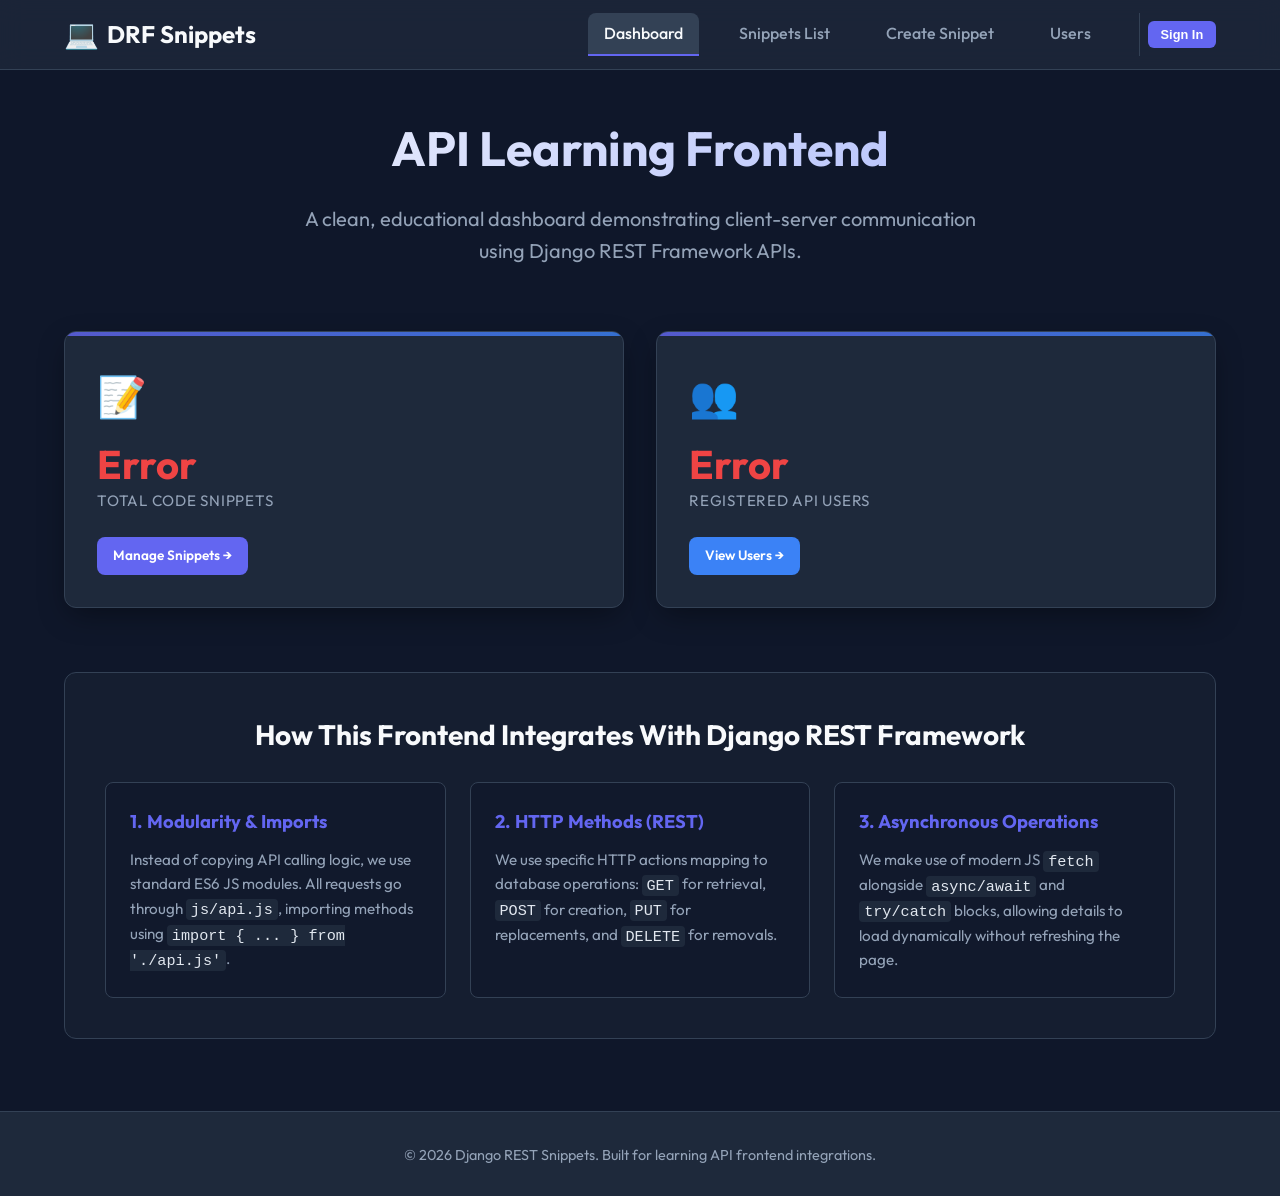
<file: frontend/index.html>
<!DOCTYPE html>
<html lang="en">
<head>
    <meta charset="UTF-8">
    <meta name="viewport" content="width=device-width, initial-scale=1.0">
    <title>Django REST Snippets | API Client</title>
    <!-- Import Outfit font from Google Fonts -->
    <link rel="preconnect" href="https://fonts.googleapis.com">
    <link rel="preconnect" href="https://fonts.gstatic.com" crossorigin>
    <link href="https://fonts.googleapis.com/css2?family=Outfit:wght@300;400;500;600;700&display=swap" rel="stylesheet">
    <!-- Link to page-specific stylesheet -->
    <link rel="stylesheet" href="css/index.css">
</head>
<body>
    <header class="navbar">
        <div class="nav-container">
            <a href="index.html" class="logo">
                <span class="icon">&#128187;</span> DRF Snippets
            </a>
            <button class="nav-toggle" id="navToggle" aria-label="Toggle menu">
                &#9776;
            </button>
            <nav class="nav-menu" id="navMenu">
                <a href="index.html" class="nav-link active">Dashboard</a>
                <a href="snippets.html" class="nav-link">Snippets List</a>
                <a href="create-snippet.html" class="nav-link">Create Snippet</a>
                <a href="users.html" class="nav-link">Users</a>
            </nav>
        </div>
    </header>

    <main class="main-content">
        <section class="hero-section">
            <h1>API Learning Frontend</h1>
            <p class="subtitle">A clean, educational dashboard demonstrating client-server communication using Django REST Framework APIs.</p>
        </section>

        <!-- Stats Container -->
        <section class="stats-grid">
            <div class="stat-card" id="snippetStatCard">
                <div class="stat-icon">&#128221;</div>
                <div class="stat-info">
                    <span class="stat-value" id="totalSnippets">--</span>
                    <span class="stat-label">Total Code Snippets</span>
                </div>
                <div class="stat-action">
                    <a href="snippets.html" class="btn btn-primary btn-sm">Manage Snippets &rarr;</a>
                </div>
            </div>

            <div class="stat-card" id="userStatCard">
                <div class="stat-icon">&#128101;</div>
                <div class="stat-info">
                    <span class="stat-value" id="totalUsers">--</span>
                    <span class="stat-label">Registered API Users</span>
                </div>
                <div class="stat-action">
                    <a href="users.html" class="btn btn-secondary btn-sm">View Users &rarr;</a>
                </div>
            </div>
        </section>

        <!-- Educational Information -->
        <section class="info-section">
            <h2>How This Frontend Integrates With Django REST Framework</h2>
            <div class="info-grid">
                <div class="info-card">
                    <h3>1. Modularity & Imports</h3>
                    <p>Instead of copying API calling logic, we use standard ES6 JS modules. All requests go through <code>js/api.js</code>, importing methods using <code>import { ... } from './api.js'</code>.</p>
                </div>
                <div class="info-card">
                    <h3>2. HTTP Methods (REST)</h3>
                    <p>We use specific HTTP actions mapping to database operations: <code>GET</code> for retrieval, <code>POST</code> for creation, <code>PUT</code> for replacements, and <code>DELETE</code> for removals.</p>
                </div>
                <div class="info-card">
                    <h3>3. Asynchronous Operations</h3>
                    <p>We make use of modern JS <code>fetch</code> alongside <code>async/await</code> and <code>try/catch</code> blocks, allowing details to load dynamically without refreshing the page.</p>
                </div>
            </div>
        </section>
    </main>

    <footer class="footer">
        <p>&copy; 2026 Django REST Snippets. Built for learning API frontend integrations.</p>
    </footer>

    <!-- Load page-specific JavaScript as a module -->
    <script type="module" src="js/index.js"></script>
</body>
</html>
</file>
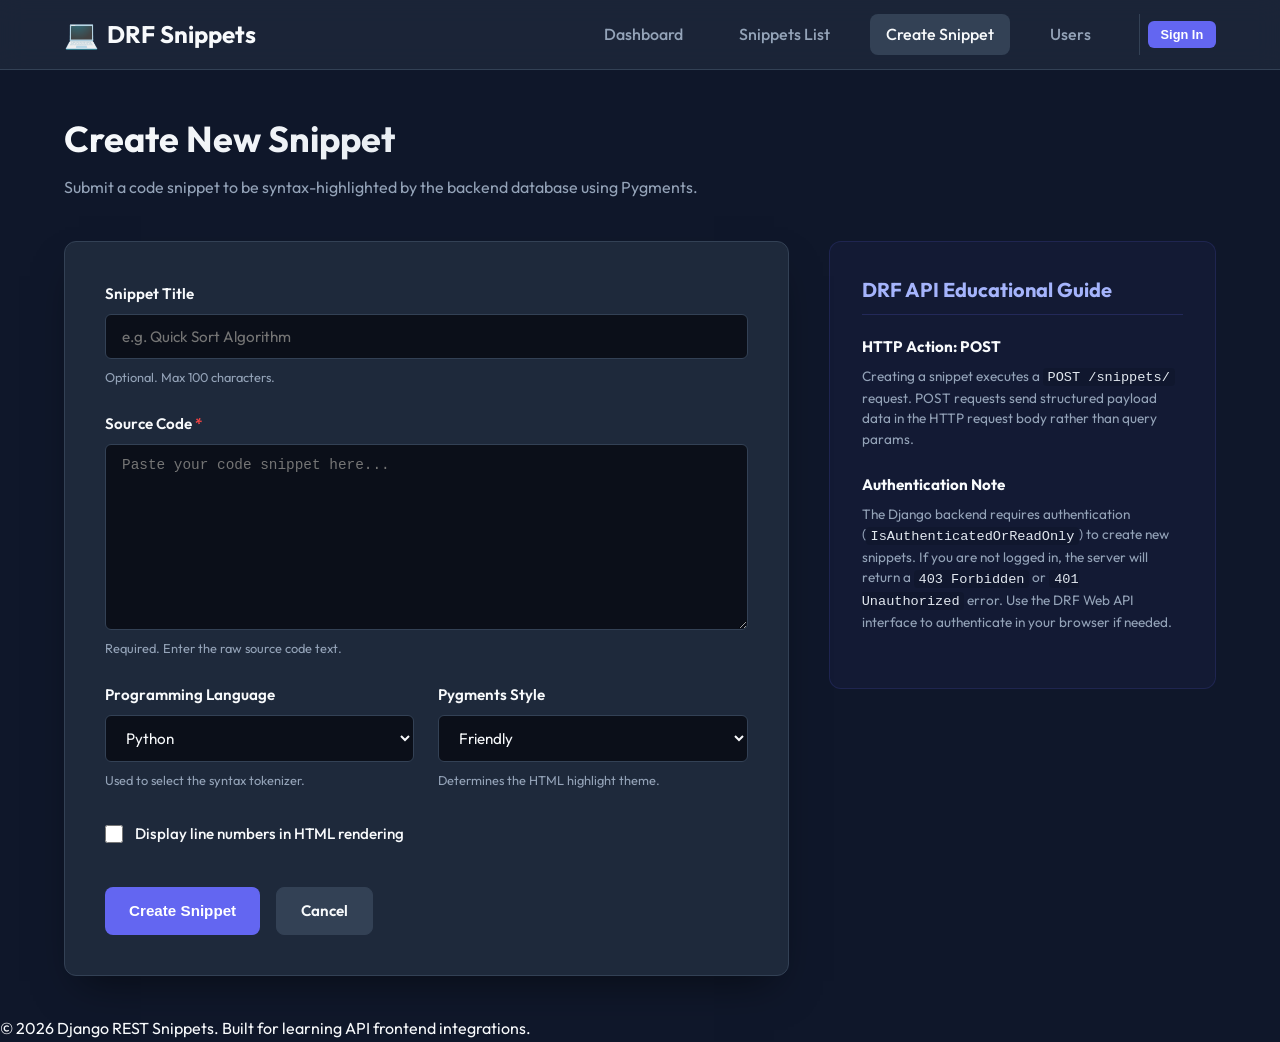
<file: frontend/create-snippet.html>
<!DOCTYPE html>
<html lang="en">
<head>
    <meta charset="UTF-8">
    <meta name="viewport" content="width=device-width, initial-scale=1.0">
    <title>Create Snippet | DRF Snippets</title>
    <link rel="preconnect" href="https://fonts.googleapis.com">
    <link rel="preconnect" href="https://fonts.gstatic.com" crossorigin>
    <link href="https://fonts.googleapis.com/css2?family=Outfit:wght@300;400;500;600;700&display=swap" rel="stylesheet">
    <link rel="stylesheet" href="css/create.css">
</head>
<body>
    <header class="navbar">
        <div class="nav-container">
            <a href="index.html" class="logo">
                <span class="icon">&#128187;</span> DRF Snippets
            </a>
            <button class="nav-toggle" id="navToggle" aria-label="Toggle menu">
                &#9776;
            </button>
            <nav class="nav-menu" id="navMenu">
                <a href="index.html" class="nav-link">Dashboard</a>
                <a href="snippets.html" class="nav-link">Snippets List</a>
                <a href="create-snippet.html" class="nav-link active">Create Snippet</a>
                <a href="users.html" class="nav-link">Users</a>
            </nav>
        </div>
    </header>

    <main class="main-content">
        <header class="page-header">
            <h1>Create New Snippet</h1>
            <p class="subtitle">Submit a code snippet to be syntax-highlighted by the backend database using Pygments.</p>
        </header>

        <!-- Alert Banner -->
        <div id="alertContainer" class="alert-container hidden">
            <span id="alertMessage"></span>
            <button class="alert-close" id="alertClose">&times;</button>
        </div>

        <div class="form-container">
            <form id="createSnippetForm" class="snippet-form">
                <!-- Title Field -->
                <div class="form-group">
                    <label for="snippetTitle">Snippet Title</label>
                    <input type="text" id="snippetTitle" name="title" placeholder="e.g. Quick Sort Algorithm" max_length="100">
                    <small class="form-help">Optional. Max 100 characters.</small>
                </div>

                <!-- Code Field -->
                <div class="form-group">
                    <label for="snippetCode">Source Code <span class="required">*</span></label>
                    <textarea id="snippetCode" name="code" rows="10" placeholder="Paste your code snippet here..." required></textarea>
                    <small class="form-help">Required. Enter the raw source code text.</small>
                </div>

                <!-- Dropdowns Flex Row -->
                <div class="form-row">
                    <!-- Language Selection -->
                    <div class="form-group flex-1">
                        <label for="snippetLanguage">Programming Language</label>
                        <select id="snippetLanguage" name="language" required>
                            <!-- Popular languages matching typical Pygments installs -->
                            <option value="python" selected>Python</option>
                            <option value="javascript">JavaScript</option>
                            <option value="html">HTML</option>
                            <option value="css">CSS</option>
                            <option value="cpp">C++</option>
                            <option value="go">Go</option>
                            <option value="java">Java</option>
                            <option value="ruby">Ruby</option>
                            <option value="php">PHP</option>
                            <option value="bash">Bash/Shell</option>
                        </select>
                        <small class="form-help">Used to select the syntax tokenizer.</small>
                    </div>

                    <!-- Pygments Style Selection -->
                    <div class="form-group flex-1">
                        <label for="snippetStyle">Pygments Style</label>
                        <select id="snippetStyle" name="style" required>
                            <option value="friendly" selected>Friendly</option>
                            <option value="monokai">Monokai</option>
                            <option value="default">Default</option>
                            <option value="autumn">Autumn</option>
                            <option value="vs">Visual Studio</option>
                            <option value="pastie">Pastie</option>
                        </select>
                        <small class="form-help">Determines the HTML highlight theme.</small>
                    </div>
                </div>

                <!-- Line Numbers Toggle -->
                <div class="form-group checkbox-group">
                    <label for="snippetLinenos" class="checkbox-label">
                        <input type="checkbox" id="snippetLinenos" name="linenos">
                        <span>Display line numbers in HTML rendering</span>
                    </label>
                </div>

                <!-- Submit Button -->
                <div class="form-actions">
                    <button type="submit" id="submitBtn" class="btn btn-primary">Create Snippet</button>
                    <a href="snippets.html" class="btn btn-secondary">Cancel</a>
                </div>
            </form>

            <aside class="educational-panel">
                <h3>DRF API Educational Guide</h3>
                <div class="panel-step">
                    <h4>HTTP Action: POST</h4>
                    <p>Creating a snippet executes a <code>POST /snippets/</code> request. POST requests send structured payload data in the HTTP request body rather than query params.</p>
                </div>
                <div class="panel-step">
                    <h4>Authentication Note</h4>
                    <p>The Django backend requires authentication (<code>IsAuthenticatedOrReadOnly</code>) to create new snippets. If you are not logged in, the server will return a <code>403 Forbidden</code> or <code>401 Unauthorized</code> error. Use the DRF Web API interface to authenticate in your browser if needed.</p>
                </div>
            </aside>
        </div>
    </main>

    <footer class="footer">
        <p>&copy; 2026 Django REST Snippets. Built for learning API frontend integrations.</p>
    </footer>

    <script type="module" src="js/create.js"></script>
</body>
</html>
</file>
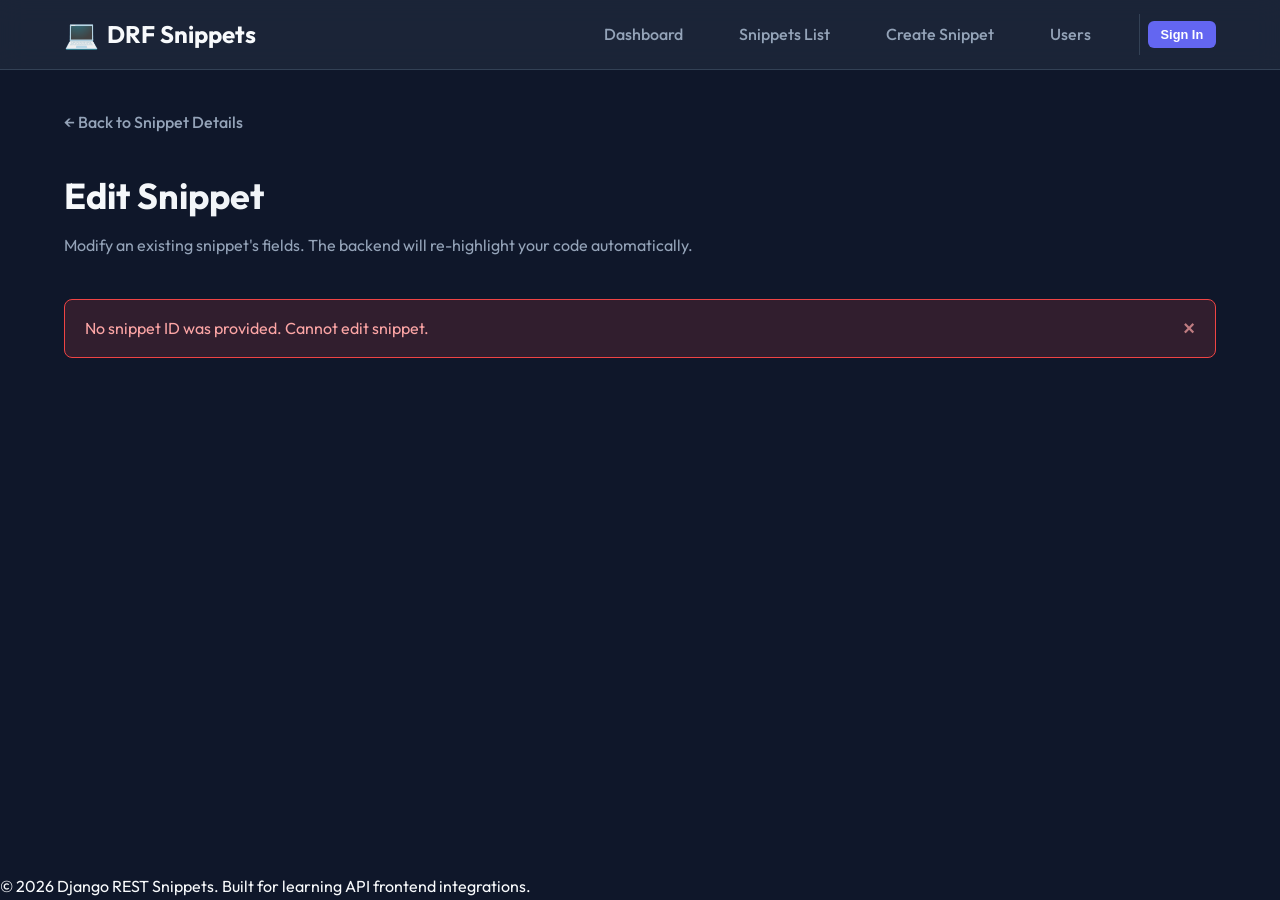
<file: frontend/edit-snippet.html>
<!DOCTYPE html>
<html lang="en">
<head>
    <meta charset="UTF-8">
    <meta name="viewport" content="width=device-width, initial-scale=1.0">
    <title>Edit Snippet | DRF Snippets</title>
    <link rel="preconnect" href="https://fonts.googleapis.com">
    <link rel="preconnect" href="https://fonts.gstatic.com" crossorigin>
    <link href="https://fonts.googleapis.com/css2?family=Outfit:wght@300;400;500;600;700&display=swap" rel="stylesheet">
    <link rel="stylesheet" href="css/edit.css">
</head>
<body>
    <header class="navbar">
        <div class="nav-container">
            <a href="index.html" class="logo">
                <span class="icon">&#128187;</span> DRF Snippets
            </a>
            <button class="nav-toggle" id="navToggle" aria-label="Toggle menu">
                &#9776;
            </button>
            <nav class="nav-menu" id="navMenu">
                <a href="index.html" class="nav-link">Dashboard</a>
                <a href="snippets.html" class="nav-link">Snippets List</a>
                <a href="create-snippet.html" class="nav-link">Create Snippet</a>
                <a href="users.html" class="nav-link">Users</a>
            </nav>
        </div>
    </header>

    <main class="main-content">
        <div class="back-nav">
            <a href="#" id="backToDetail" class="back-link">&larr; Back to Snippet Details</a>
        </div>

        <header class="page-header">
            <h1>Edit Snippet</h1>
            <p class="subtitle">Modify an existing snippet's fields. The backend will re-highlight your code automatically.</p>
        </header>

        <!-- Alert Banner -->
        <div id="alertContainer" class="alert-container hidden">
            <span id="alertMessage"></span>
            <button class="alert-close" id="alertClose">&times;</button>
        </div>

        <!-- Loading Indicator -->
        <div id="loadingIndicator" class="loading-container">
            <div class="spinner"></div>
            <p>Loading snippet details for editing...</p>
        </div>

        <div id="formContainer" class="form-container hidden">
            <form id="editSnippetForm" class="snippet-form">
                <!-- Title Field -->
                <div class="form-group">
                    <label for="snippetTitle">Snippet Title</label>
                    <input type="text" id="snippetTitle" name="title" placeholder="e.g. Quick Sort Algorithm" max_length="100">
                    <small class="form-help">Optional. Max 100 characters.</small>
                </div>

                <!-- Code Field -->
                <div class="form-group">
                    <label for="snippetCode">Source Code <span class="required">*</span></label>
                    <textarea id="snippetCode" name="code" rows="10" placeholder="Paste your code snippet here..." required></textarea>
                    <small class="form-help">Required. Enter the raw source code text.</small>
                </div>

                <!-- Dropdowns Flex Row -->
                <div class="form-row">
                    <!-- Language Selection -->
                    <div class="form-group flex-1">
                        <label for="snippetLanguage">Programming Language</label>
                        <select id="snippetLanguage" name="language" required>
                            <option value="python">Python</option>
                            <option value="javascript">JavaScript</option>
                            <option value="html">HTML</option>
                            <option value="css">CSS</option>
                            <option value="cpp">C++</option>
                            <option value="go">Go</option>
                            <option value="java">Java</option>
                            <option value="ruby">Ruby</option>
                            <option value="php">PHP</option>
                            <option value="bash">Bash/Shell</option>
                        </select>
                        <small class="form-help">Select language for syntax highlighting.</small>
                    </div>

                    <!-- Style Selection -->
                    <div class="form-group flex-1">
                        <label for="snippetStyle">Pygments Style</label>
                        <select id="snippetStyle" name="style" required>
                            <option value="friendly">Friendly</option>
                            <option value="monokai">Monokai</option>
                            <option value="default">Default</option>
                            <option value="autumn">Autumn</option>
                            <option value="vs">Visual Studio</option>
                            <option value="pastie">Pastie</option>
                        </select>
                        <small class="form-help">Sets the highlighting theme.</small>
                    </div>
                </div>

                <!-- Line Numbers Toggle -->
                <div class="form-group checkbox-group">
                    <label for="snippetLinenos" class="checkbox-label">
                        <input type="checkbox" id="snippetLinenos" name="linenos">
                        <span>Display line numbers in HTML rendering</span>
                    </label>
                </div>

                <!-- Submit Button -->
                <div class="form-actions">
                    <button type="submit" id="submitBtn" class="btn btn-primary">Save Changes</button>
                    <a href="#" id="cancelBtn" class="btn btn-secondary">Cancel</a>
                </div>
            </form>

            <aside class="educational-panel">
                <h3>DRF API Educational Guide</h3>
                <div class="panel-step">
                    <h4>HTTP Action: PUT</h4>
                    <p>Updating executes a <code>PUT /snippets/&lt;id&gt;/</code> request. PUT is designed to replace/update a resource entirely with new states. It is idempotent.</p>
                </div>
                <div class="panel-step">
                    <h4>Ownership Constraint</h4>
                    <p>Only the owner of a snippet is allowed to edit/delete it (configured in the DRF backend view using <code>IsOwnerOrReadOnly</code> permissions). If you attempt to update a snippet owned by another user, the server will return a <code>403 Forbidden</code> error.</p>
                </div>
            </aside>
        </div>
    </main>

    <footer class="footer">
        <p>&copy; 2026 Django REST Snippets. Built for learning API frontend integrations.</p>
    </footer>

    <script type="module" src="js/edit.js"></script>
</body>
</html>
</file>
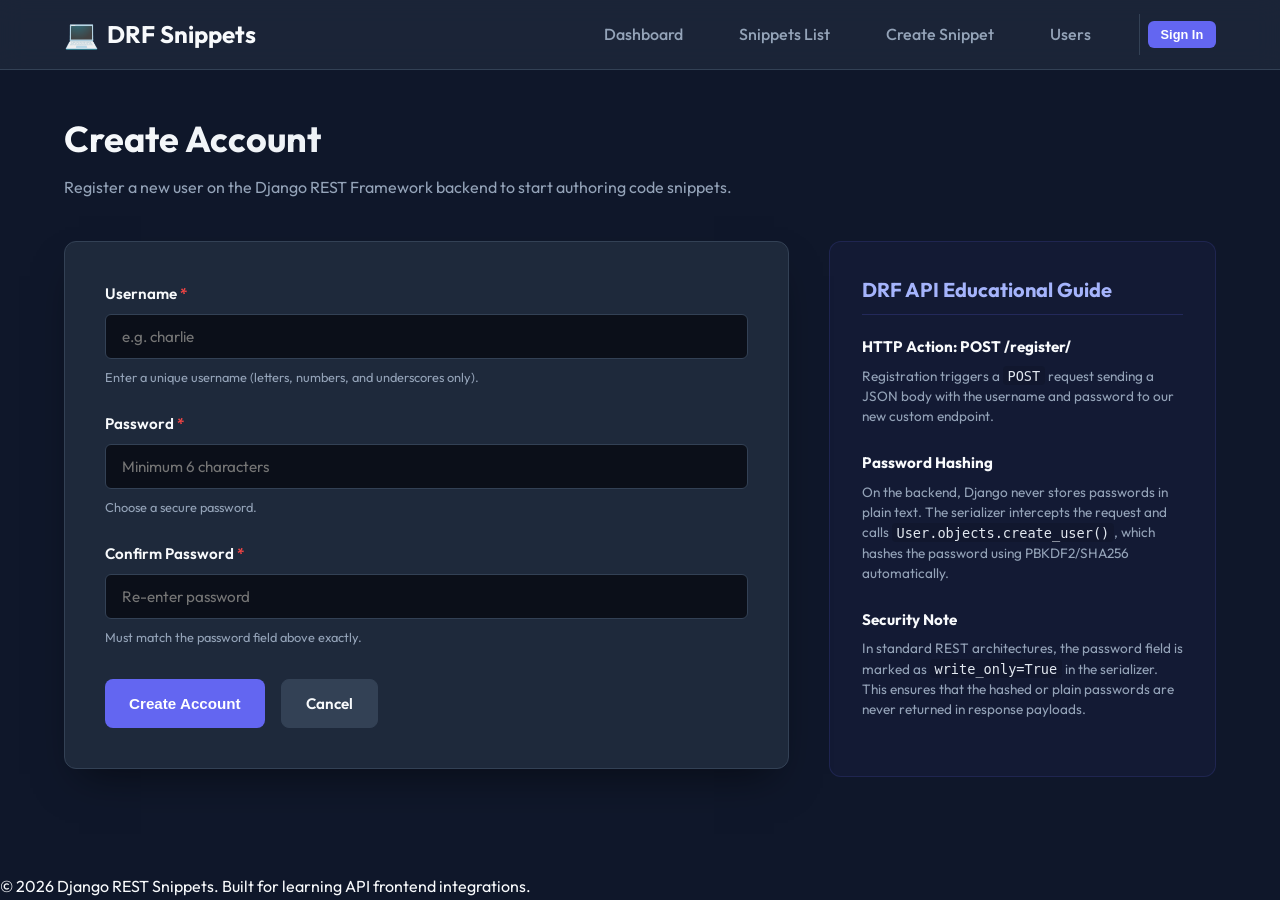
<file: frontend/register.html>
<!DOCTYPE html>
<html lang="en">
<head>
    <meta charset="UTF-8">
    <meta name="viewport" content="width=device-width, initial-scale=1.0">
    <title>User Registration | DRF Snippets</title>
    <link rel="preconnect" href="https://fonts.googleapis.com">
    <link rel="preconnect" href="https://fonts.gstatic.com" crossorigin>
    <link href="https://fonts.googleapis.com/css2?family=Outfit:wght@300;400;500;600;700&display=swap" rel="stylesheet">
    <link rel="stylesheet" href="css/register.css">
</head>
<body>
    <header class="navbar">
        <div class="nav-container">
            <a href="index.html" class="logo">
                <span class="icon">&#128187;</span> DRF Snippets
            </a>
            <button class="nav-toggle" id="navToggle" aria-label="Toggle menu">
                &#9776;
            </button>
            <nav class="nav-menu" id="navMenu">
                <a href="index.html" class="nav-link">Dashboard</a>
                <a href="snippets.html" class="nav-link">Snippets List</a>
                <a href="create-snippet.html" class="nav-link">Create Snippet</a>
                <a href="users.html" class="nav-link">Users</a>
            </nav>
        </div>
    </header>

    <main class="main-content">
        <header class="page-header">
            <h1>Create Account</h1>
            <p class="subtitle">Register a new user on the Django REST Framework backend to start authoring code snippets.</p>
        </header>

        <!-- Alert Container -->
        <div id="alertContainer" class="alert-container hidden">
            <span id="alertMessage"></span>
            <button class="alert-close" id="alertClose">&times;</button>
        </div>

        <div class="form-container">
            <form id="registerForm" class="register-form">
                <!-- Username Field -->
                <div class="form-group">
                    <label for="regUsername">Username <span class="required">*</span></label>
                    <input type="text" id="regUsername" placeholder="e.g. charlie" required>
                    <small class="form-help">Enter a unique username (letters, numbers, and underscores only).</small>
                </div>

                <!-- Password Field -->
                <div class="form-group">
                    <label for="regPassword">Password <span class="required">*</span></label>
                    <input type="password" id="regPassword" placeholder="Minimum 6 characters" required>
                    <small class="form-help">Choose a secure password.</small>
                </div>

                <!-- Confirm Password Field -->
                <div class="form-group">
                    <label for="regConfirmPassword">Confirm Password <span class="required">*</span></label>
                    <input type="password" id="regConfirmPassword" placeholder="Re-enter password" required>
                    <small class="form-help">Must match the password field above exactly.</small>
                </div>

                <!-- Submit buttons -->
                <div class="form-actions">
                    <button type="submit" id="submitBtn" class="btn btn-primary">Create Account</button>
                    <a href="index.html" class="btn btn-secondary">Cancel</a>
                </div>
            </form>

            <aside class="educational-panel">
                <h3>DRF API Educational Guide</h3>
                <div class="panel-step">
                    <h4>HTTP Action: POST /register/</h4>
                    <p>Registration triggers a <code>POST</code> request sending a JSON body with the username and password to our new custom endpoint.</p>
                </div>
                <div class="panel-step">
                    <h4>Password Hashing</h4>
                    <p>On the backend, Django never stores passwords in plain text. The serializer intercepts the request and calls <code>User.objects.create_user()</code>, which hashes the password using PBKDF2/SHA256 automatically.</p>
                </div>
                <div class="panel-step">
                    <h4>Security Note</h4>
                    <p>In standard REST architectures, the password field is marked as <code>write_only=True</code> in the serializer. This ensures that the hashed or plain passwords are never returned in response payloads.</p>
                </div>
            </aside>
        </div>
    </main>

    <footer class="footer">
        <p>&copy; 2026 Django REST Snippets. Built for learning API frontend integrations.</p>
    </footer>

    <script type="module" src="js/register.js"></script>
</body>
</html>
</file>
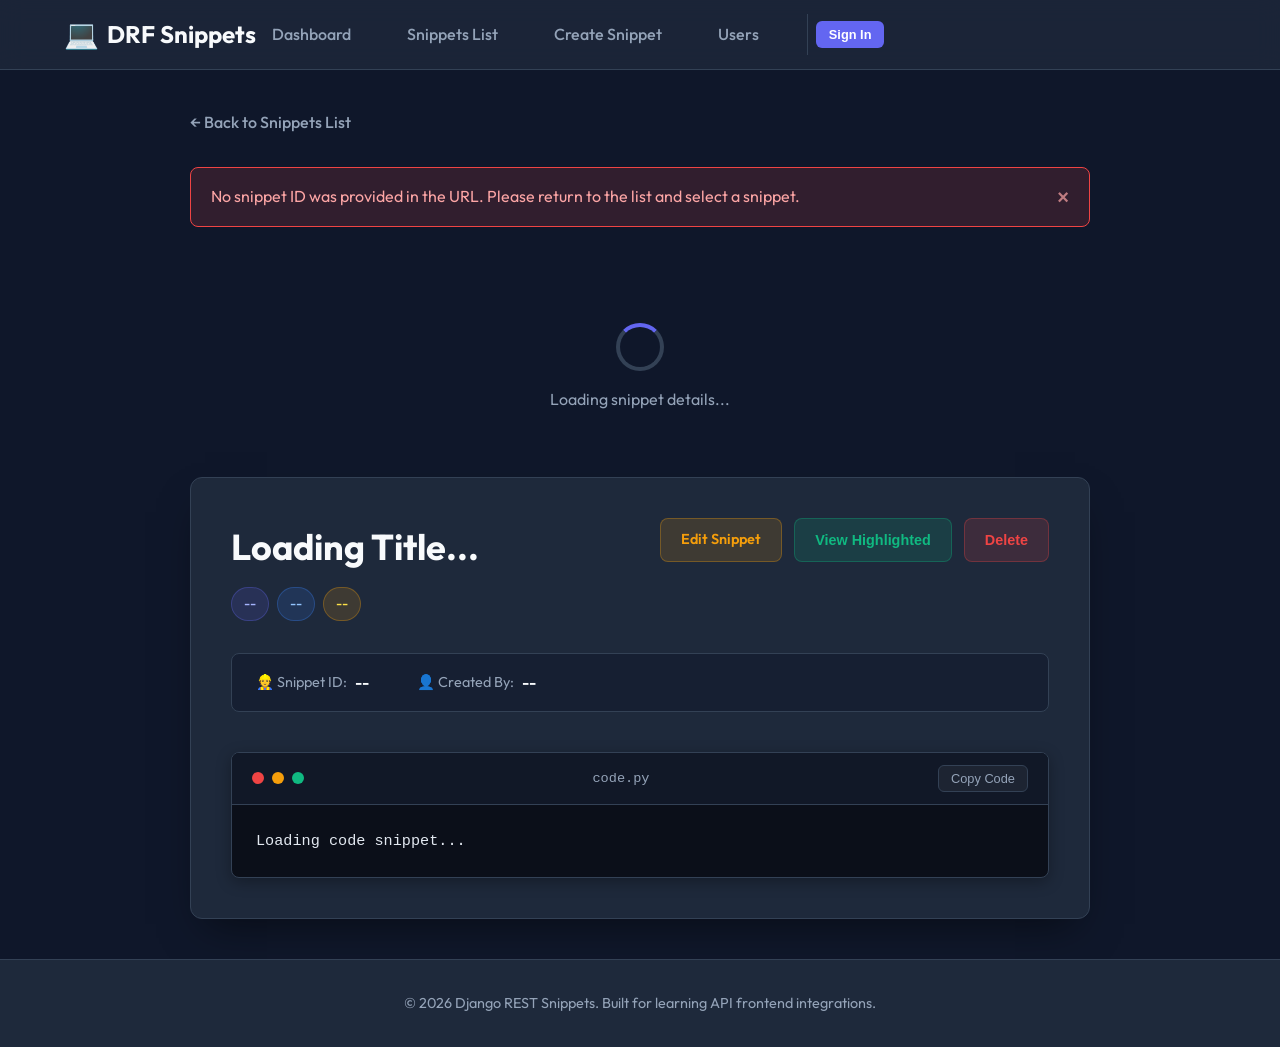
<file: frontend/snippet-detail.html>
<!DOCTYPE html>
<html lang="en">
<head>
    <meta charset="UTF-8">
    <meta name="viewport" content="width=device-width, initial-scale=1.0">
    <title>Snippet Details | DRF Snippets</title>
    <link rel="preconnect" href="https://fonts.googleapis.com">
    <link rel="preconnect" href="https://fonts.gstatic.com" crossorigin>
    <link href="https://fonts.googleapis.com/css2?family=Outfit:wght@300;400;500;600;700&display=swap" rel="stylesheet">
    <link rel="stylesheet" href="css/detail.css">
</head>
<body>
    <header class="navbar">
        <div class="nav-container">
            <a href="index.html" class="logo">
                <span class="icon">&#128187;</span> DRF Snippets
            </a>
            <button class="nav-toggle" id="navToggle" aria-label="Toggle menu">
                &#9776;
            </button>
            <nav class="nav-menu" id="navMenu">
                <a href="index.html" class="nav-link">Dashboard</a>
                <a href="snippets.html" class="nav-link">Snippets List</a>
                <a href="create-snippet.html" class="nav-link">Create Snippet</a>
                <a href="users.html" class="nav-link">Users</a>
            </nav>
        </div>
    </header>

    <main class="main-content">
        <div class="back-nav">
            <a href="snippets.html" class="back-link">&larr; Back to Snippets List</a>
        </div>

        <!-- Alert Container -->
        <div id="alertContainer" class="alert-container hidden">
            <span id="alertMessage"></span>
            <button class="alert-close" id="alertClose">&times;</button>
        </div>

        <!-- Loading Indicator -->
        <div id="loadingIndicator" class="loading-container">
            <div class="spinner"></div>
            <p>Loading snippet details...</p>
        </div>

        <!-- Detail Container -->
        <article id="detailCard" class="detail-card hidden">
            <header class="detail-header">
                <div>
                    <h1 id="snippetTitle" class="detail-title">Loading Title...</h1>
                    <div class="snippet-meta">
                        <span id="snippetLang" class="badge badge-lang">--</span>
                        <span id="snippetStyle" class="badge badge-style">--</span>
                        <span id="snippetLinenos" class="badge badge-linenos">--</span>
                    </div>
                </div>
                <div class="action-buttons">
                    <a href="#" id="editBtn" class="btn btn-edit">Edit Snippet</a>
                    <button id="highlightBtn" class="btn btn-highlight">View Highlighted</button>
                    <button id="deleteBtn" class="btn btn-delete">Delete</button>
                </div>
            </header>

            <div class="meta-info-bar">
                <div class="meta-item">
                    <span class="meta-label">&#128119; Snippet ID:</span>
                    <span id="snippetId" class="meta-val">--</span>
                </div>
                <div class="meta-item">
                    <span class="meta-label">&#128100; Created By:</span>
                    <span id="snippetOwner" class="meta-val">--</span>
                </div>
            </div>

            <!-- Code Window -->
            <div class="code-window">
                <div class="window-header">
                    <div class="window-dots">
                        <span class="dot red"></span>
                        <span class="dot yellow"></span>
                        <span class="dot green"></span>
                    </div>
                    <span id="windowTitle" class="window-title">code.py</span>
                    <button id="copyBtn" class="copy-btn">Copy Code</button>
                </div>
                <div class="code-container">
                    <pre><code id="snippetCode">Loading code snippet...</code></pre>
                </div>
            </div>
        </article>
    </main>

    <footer class="footer">
        <p>&copy; 2026 Django REST Snippets. Built for learning API frontend integrations.</p>
    </footer>

    <script type="module" src="js/detail.js"></script>
</body>
</html>
</file>
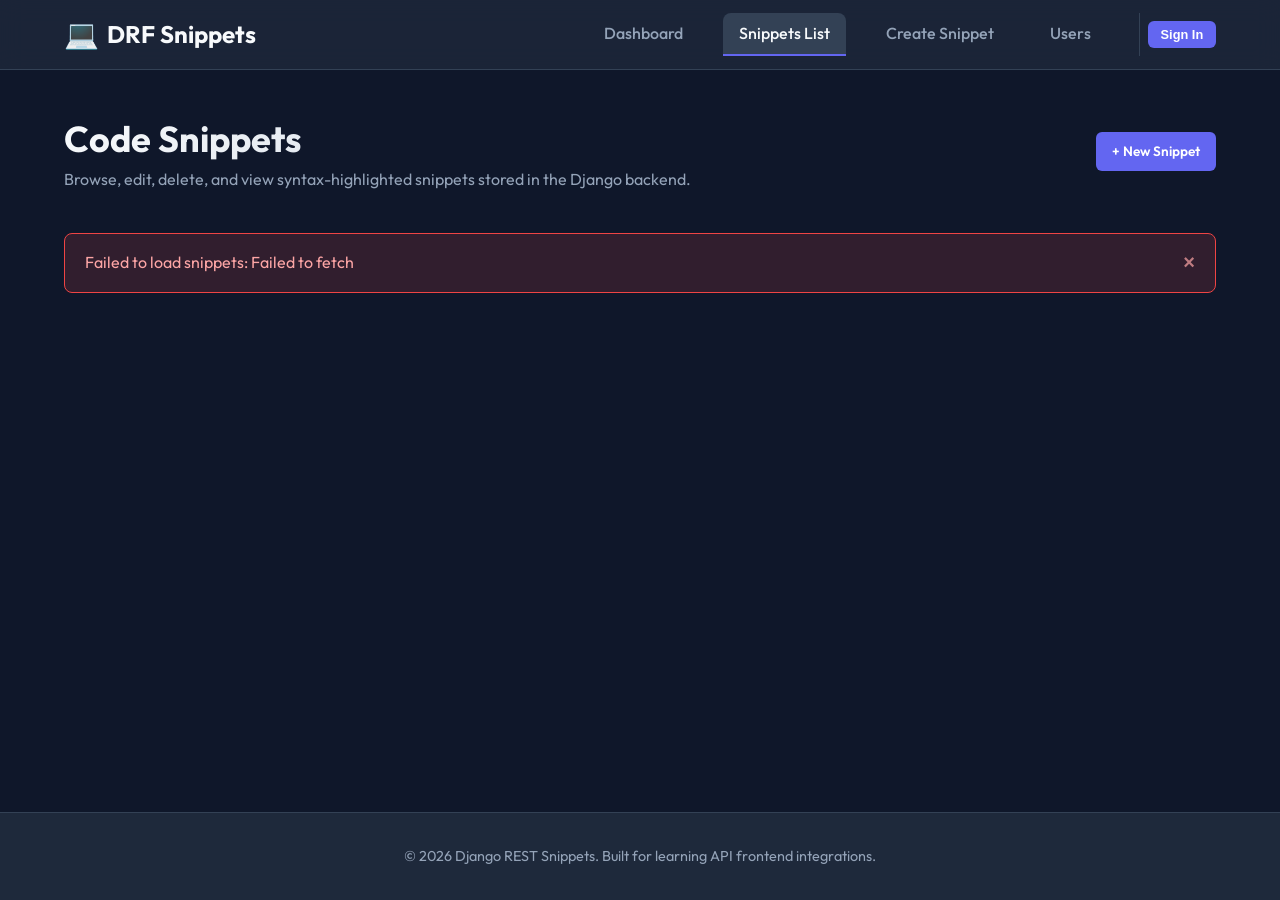
<file: frontend/snippets.html>
<!DOCTYPE html>
<html lang="en">
<head>
    <meta charset="UTF-8">
    <meta name="viewport" content="width=device-width, initial-scale=1.0">
    <title>Snippets List | DRF Snippets</title>
    <link rel="preconnect" href="https://fonts.googleapis.com">
    <link rel="preconnect" href="https://fonts.gstatic.com" crossorigin>
    <link href="https://fonts.googleapis.com/css2?family=Outfit:wght@300;400;500;600;700&display=swap" rel="stylesheet">
    <link rel="stylesheet" href="css/snippets.css">
</head>
<body>
    <header class="navbar">
        <div class="nav-container">
            <a href="index.html" class="logo">
                <span class="icon">&#128187;</span> DRF Snippets
            </a>
            <button class="nav-toggle" id="navToggle" aria-label="Toggle menu">
                &#9776;
            </button>
            <nav class="nav-menu" id="navMenu">
                <a href="index.html" class="nav-link">Dashboard</a>
                <a href="snippets.html" class="nav-link active">Snippets List</a>
                <a href="create-snippet.html" class="nav-link">Create Snippet</a>
                <a href="users.html" class="nav-link">Users</a>
            </nav>
        </div>
    </header>

    <main class="main-content">
        <header class="page-header">
            <div>
                <h1>Code Snippets</h1>
                <p class="subtitle">Browse, edit, delete, and view syntax-highlighted snippets stored in the Django backend.</p>
            </div>
            <a href="create-snippet.html" class="btn btn-primary">+ New Snippet</a>
        </header>

        <!-- Status & Error Alert Container -->
        <div id="alertContainer" class="alert-container hidden">
            <span id="alertMessage"></span>
            <button class="alert-close" id="alertClose">&times;</button>
        </div>

        <!-- Loading Spinner -->
        <div id="loadingIndicator" class="loading-container">
            <div class="spinner"></div>
            <p>Loading snippets from backend...</p>
        </div>

        <!-- Snippets Grid -->
        <section id="snippetsGrid" class="snippets-grid hidden">
            <!-- Dynamically populated via JavaScript -->
        </section>

        <!-- Empty State -->
        <section id="emptyState" class="empty-state hidden">
            <div class="empty-icon">&#128194;</div>
            <h3>No Snippets Found</h3>
            <p>Get started by creating your very first syntax-highlighted code snippet.</p>
            <a href="create-snippet.html" class="btn btn-primary mt-4">Create Snippet</a>
        </section>

        <!-- Pagination Controls -->
        <div id="paginationContainer" class="pagination-container hidden">
            <button id="prevBtn" class="btn btn-secondary btn-sm" disabled>&larr; Previous</button>
            <span id="pageIndicator" class="page-indicator">Page 1</span>
            <button id="nextBtn" class="btn btn-secondary btn-sm" disabled>Next &rarr;</button>
        </div>
    </main>

    <footer class="footer">
        <p>&copy; 2026 Django REST Snippets. Built for learning API frontend integrations.</p>
    </footer>

    <script type="module" src="js/snippets.js"></script>
</body>
</html>
</file>
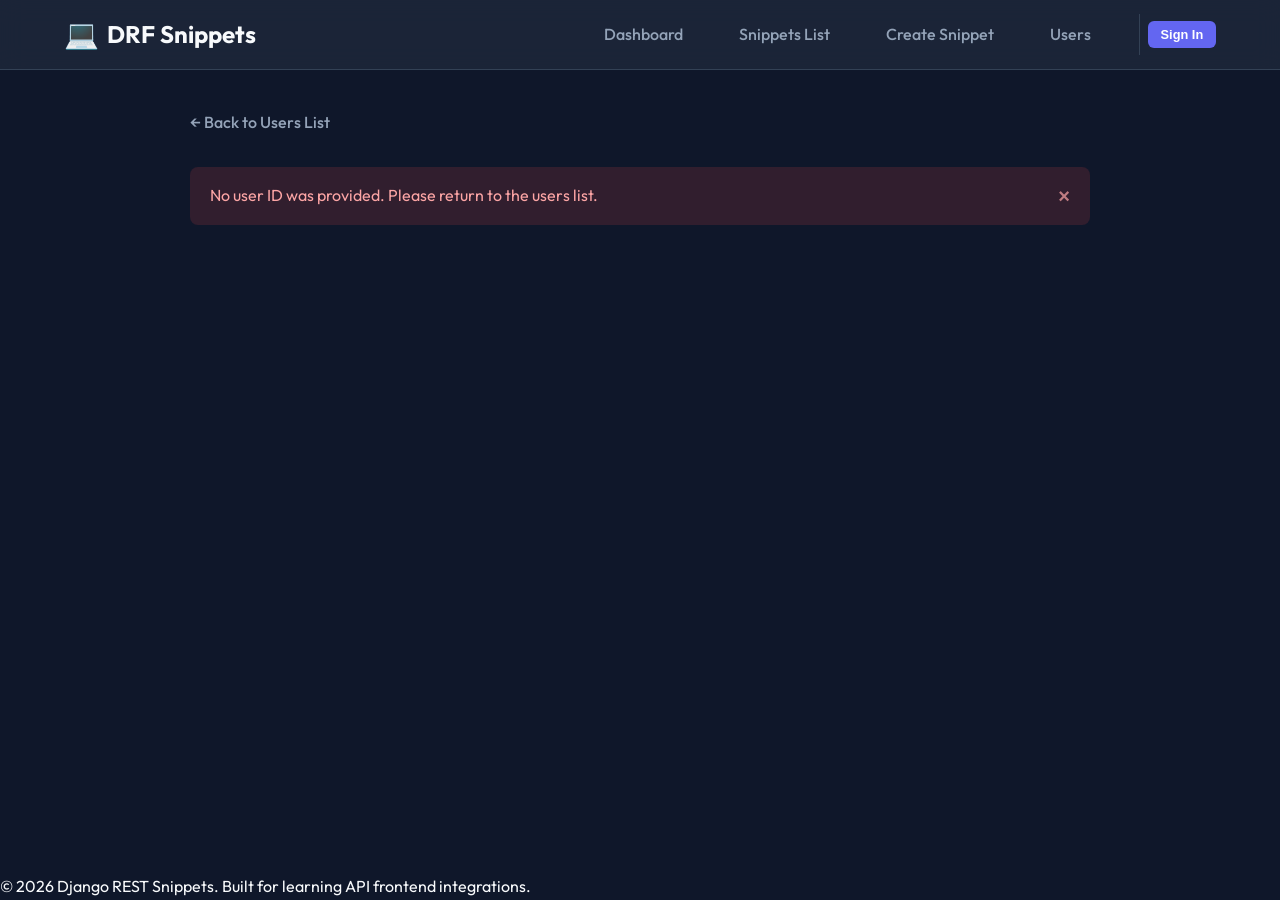
<file: frontend/user-detail.html>
<!DOCTYPE html>
<html lang="en">
<head>
    <meta charset="UTF-8">
    <meta name="viewport" content="width=device-width, initial-scale=1.0">
    <title>User Profile | DRF Snippets</title>
    <link rel="preconnect" href="https://fonts.googleapis.com">
    <link rel="preconnect" href="https://fonts.gstatic.com" crossorigin>
    <link href="https://fonts.googleapis.com/css2?family=Outfit:wght@300;400;500;600;700&display=swap" rel="stylesheet">
    <link rel="stylesheet" href="css/user.css">
</head>
<body>
    <header class="navbar">
        <div class="nav-container">
            <a href="index.html" class="logo">
                <span class="icon">&#128187;</span> DRF Snippets
            </a>
            <button class="nav-toggle" id="navToggle" aria-label="Toggle menu">
                &#9776;
            </button>
            <nav class="nav-menu" id="navMenu">
                <a href="index.html" class="nav-link">Dashboard</a>
                <a href="snippets.html" class="nav-link">Snippets List</a>
                <a href="create-snippet.html" class="nav-link">Create Snippet</a>
                <a href="users.html" class="nav-link">Users</a>
            </nav>
        </div>
    </header>

    <main class="main-content">
        <div class="back-nav">
            <a href="users.html" class="back-link">&larr; Back to Users List</a>
        </div>

        <!-- Alert Container -->
        <div id="alertContainer" class="alert-container hidden">
            <span id="alertMessage"></span>
            <button class="alert-close" id="alertClose">&times;</button>
        </div>

        <!-- Loading Indicator -->
        <div id="loadingIndicator" class="loading-container">
            <div class="spinner"></div>
            <p>Loading user profile...</p>
        </div>

        <!-- User Profile Card -->
        <article id="profileCard" class="profile-card hidden">
            <div class="profile-sidebar">
                <div class="avatar-large">👤</div>
                <h1 id="usernameDisplay" class="username-title">Loading...</h1>
                <div class="user-id-badge">User ID: <span id="userIdDisplay">--</span></div>
            </div>

            <div class="profile-details">
                <h2>Owned Snippets</h2>
                <p class="section-desc">List of all syntax-highlighted snippets created by this user account.</p>
                
                <!-- Snippets List Container -->
                <ul id="userSnippetsList" class="user-snippets-list">
                    <!-- Dynamically populated via JavaScript -->
                </ul>

                <!-- Snippet Loading Indicator (specific to snippets resolve) -->
                <div id="snippetsLoader" class="inline-loader hidden">
                    <div class="inline-spinner"></div>
                    <span>Resolving snippet details from API...</span>
                </div>

                <!-- Empty Snippets Message -->
                <div id="emptySnippetsMsg" class="empty-snippets hidden">
                    <p>This user has not created any snippets yet.</p>
                    <a href="create-snippet.html" class="btn btn-primary btn-sm mt-3">Create Snippet</a>
                </div>
            </div>
        </article>
    </main>

    <footer class="footer">
        <p>&copy; 2026 Django REST Snippets. Built for learning API frontend integrations.</p>
    </footer>

    <script type="module" src="js/user.js"></script>
</body>
</html>
</file>
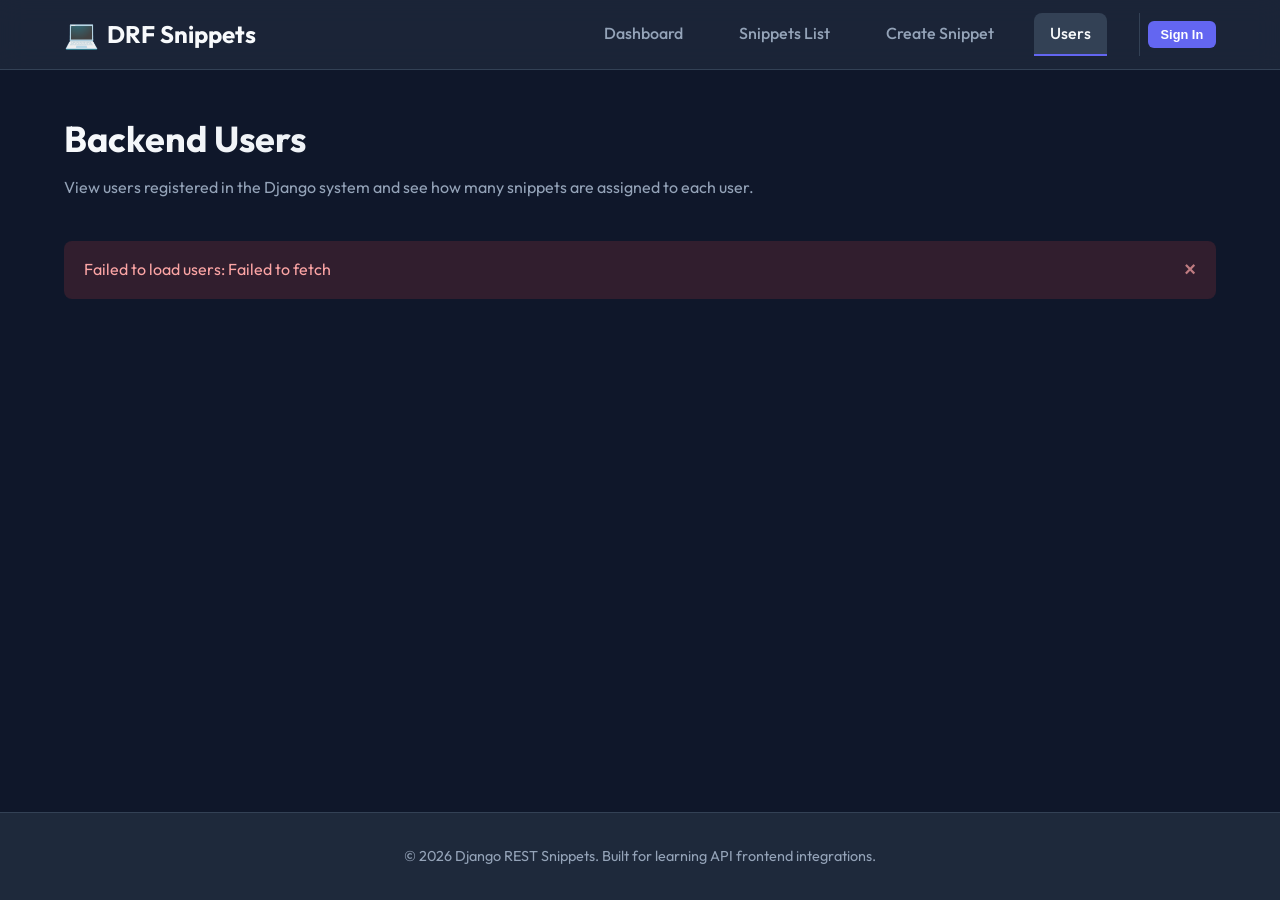
<file: frontend/users.html>
<!DOCTYPE html>
<html lang="en">
<head>
    <meta charset="UTF-8">
    <meta name="viewport" content="width=device-width, initial-scale=1.0">
    <title>Registered Users | DRF Snippets</title>
    <link rel="preconnect" href="https://fonts.googleapis.com">
    <link rel="preconnect" href="https://fonts.gstatic.com" crossorigin>
    <link href="https://fonts.googleapis.com/css2?family=Outfit:wght@300;400;500;600;700&display=swap" rel="stylesheet">
    <link rel="stylesheet" href="css/users.css">
</head>
<body>
    <header class="navbar">
        <div class="nav-container">
            <a href="index.html" class="logo">
                <span class="icon">&#128187;</span> DRF Snippets
            </a>
            <button class="nav-toggle" id="navToggle" aria-label="Toggle menu">
                &#9776;
            </button>
            <nav class="nav-menu" id="navMenu">
                <a href="index.html" class="nav-link">Dashboard</a>
                <a href="snippets.html" class="nav-link">Snippets List</a>
                <a href="create-snippet.html" class="nav-link">Create Snippet</a>
                <a href="users.html" class="nav-link active">Users</a>
            </nav>
        </div>
    </header>

    <main class="main-content">
        <header class="page-header">
            <h1>Backend Users</h1>
            <p class="subtitle">View users registered in the Django system and see how many snippets are assigned to each user.</p>
        </header>

        <!-- Alert Container -->
        <div id="alertContainer" class="alert-container hidden">
            <span id="alertMessage"></span>
            <button class="alert-close" id="alertClose">&times;</button>
        </div>

        <!-- Loading Indicator -->
        <div id="loadingIndicator" class="loading-container">
            <div class="spinner"></div>
            <p>Loading registered users...</p>
        </div>

        <!-- Users Grid -->
        <section id="usersGrid" class="users-grid hidden">
            <!-- Dynamically populated via JavaScript -->
        </section>

        <!-- Empty State -->
        <section id="emptyState" class="empty-state hidden">
            <div class="empty-icon">&#128100;</div>
            <h3>No Users Found</h3>
            <p>There are no registered users on this Django backend database yet.</p>
        </section>

        <!-- Pagination Controls -->
        <div id="paginationContainer" class="pagination-container hidden">
            <button id="prevBtn" class="btn btn-secondary btn-sm" disabled>&larr; Previous</button>
            <span id="pageIndicator" class="page-indicator">Page 1</span>
            <button id="nextBtn" class="btn btn-secondary btn-sm" disabled>Next &rarr;</button>
        </div>
    </main>

    <footer class="footer">
        <p>&copy; 2026 Django REST Snippets. Built for learning API frontend integrations.</p>
    </footer>

    <script type="module" src="js/users.js"></script>
</body>
</html>
</file>
<file: frontend/css/index.css>
/* Base variables and reset */
:root {
    --bg-color: #0f172a;        /* Sleek slate dark */
    --surface-color: #1e293b;   /* Card / Nav bg */
    --surface-hover: #334155;   /* Active / Hover items */
    --border-color: #334155;    /* Subtle dark border */
    --text-primary: #f8fafc;    /* Crisp soft white */
    --text-secondary: #94a3b8;  /* Muted grey-slate */
    --accent-color: #6366f1;    /* Vibrant Indigo */
    --accent-hover: #4f46e5;
    --secondary-accent: #3b82f6; /* Cool Blue */
    --secondary-hover: #2563eb;
    --card-shadow: 0 10px 30px -5px rgba(0, 0, 0, 0.4);
    --border-radius: 12px;
    --transition: all 0.3s cubic-bezier(0.4, 0, 0.2, 1);
    --font-family: 'Outfit', -apple-system, BlinkMacSystemFont, 'Segoe UI', Roboto, sans-serif;
}

* {
    margin: 0;
    padding: 0;
    box-sizing: border-box;
}

body {
    background-color: var(--bg-color);
    color: var(--text-primary);
    font-family: var(--font-family);
    min-height: 100vh;
    display: flex;
    flex-direction: column;
    overflow-x: hidden;
    line-height: 1.6;
}

/* Navbar */
.navbar {
    background-color: rgba(30, 41, 59, 0.8);
    backdrop-filter: blur(12px);
    border-bottom: 1px solid var(--border-color);
    position: sticky;
    top: 0;
    z-index: 100;
    padding: 0.75rem 0;
}

.nav-container {
    width: 90%;
    max-width: 1200px;
    margin: 0 auto;
    display: flex;
    justify-content: space-between;
    align-items: center;
}

.logo {
    font-size: 1.5rem;
    font-weight: 700;
    color: var(--text-primary);
    text-decoration: none;
    display: flex;
    align-items: center;
    gap: 0.5rem;
    transition: var(--transition);
}

.logo:hover {
    color: var(--accent-color);
}

.logo .icon {
    font-size: 1.75rem;
}

.nav-toggle {
    display: none;
    background: none;
    border: none;
    color: var(--text-primary);
    font-size: 1.5rem;
    cursor: pointer;
}

.nav-menu {
    display: flex;
    gap: 1.5rem;
}

.nav-link {
    color: var(--text-secondary);
    text-decoration: none;
    font-weight: 500;
    padding: 0.5rem 1rem;
    border-radius: 8px;
    transition: var(--transition);
}

.nav-link:hover, .nav-link.active {
    color: var(--text-primary);
    background-color: var(--surface-hover);
}

.nav-link.active {
    border-bottom: 2px solid var(--accent-color);
    border-bottom-left-radius: 0;
    border-bottom-right-radius: 0;
}

/* Main Content */
.main-content {
    flex: 1;
    width: 90%;
    max-width: 1200px;
    margin: 2.5rem auto;
}

/* Hero Section */
.hero-section {
    text-align: center;
    margin-bottom: 4rem;
    animation: fadeIn 0.8s ease-out;
}

.hero-section h1 {
    font-size: 3rem;
    font-weight: 700;
    margin-bottom: 1rem;
    background: linear-gradient(135deg, #f8fafc 0%, #a5b4fc 100%);
    -webkit-background-clip: text;
    -webkit-text-fill-color: transparent;
}

.hero-section .subtitle {
    font-size: 1.25rem;
    color: var(--text-secondary);
    max-width: 700px;
    margin: 0 auto;
}

/* Stats Section */
.stats-grid {
    display: grid;
    grid-template-columns: repeat(auto-fit, minmax(300px, 1fr));
    gap: 2rem;
    margin-bottom: 4rem;
}

.stat-card {
    background-color: var(--surface-color);
    border: 1px solid var(--border-color);
    border-radius: var(--border-radius);
    padding: 2rem;
    display: flex;
    flex-direction: column;
    justify-content: space-between;
    min-height: 220px;
    box-shadow: var(--card-shadow);
    transition: var(--transition);
    position: relative;
    overflow: hidden;
}

.stat-card::before {
    content: '';
    position: absolute;
    top: 0;
    left: 0;
    width: 100%;
    height: 4px;
    background: linear-gradient(90deg, var(--accent-color), var(--secondary-accent));
    opacity: 0.8;
}

.stat-card:hover {
    transform: translateY(-8px);
    border-color: var(--accent-color);
}

.stat-icon {
    font-size: 2.5rem;
    margin-bottom: 1rem;
}

.stat-info {
    margin-bottom: 1.5rem;
}

.stat-value {
    display: block;
    font-size: 2.5rem;
    font-weight: 700;
    line-height: 1;
    margin-bottom: 0.25rem;
    color: var(--text-primary);
}

.stat-label {
    font-size: 0.95rem;
    color: var(--text-secondary);
    text-transform: uppercase;
    letter-spacing: 0.05em;
}

/* Buttons */
.btn {
    display: inline-block;
    padding: 0.6rem 1.2rem;
    font-size: 0.95rem;
    font-weight: 600;
    border-radius: 8px;
    text-decoration: none;
    text-align: center;
    cursor: pointer;
    transition: var(--transition);
    border: none;
}

.btn-primary {
    background-color: var(--accent-color);
    color: white;
}

.btn-primary:hover {
    background-color: var(--accent-hover);
    transform: translateX(4px);
}

.btn-secondary {
    background-color: var(--secondary-accent);
    color: white;
}

.btn-secondary:hover {
    background-color: var(--secondary-hover);
    transform: translateX(4px);
}

.btn-sm {
    padding: 0.5rem 1rem;
    font-size: 0.85rem;
}

/* Educational Info Section */
.info-section {
    background-color: rgba(30, 41, 59, 0.4);
    border: 1px solid var(--border-color);
    border-radius: var(--border-radius);
    padding: 2.5rem;
    margin-bottom: 2rem;
}

.info-section h2 {
    font-size: 1.75rem;
    margin-bottom: 1.5rem;
    text-align: center;
}

.info-grid {
    display: grid;
    grid-template-columns: repeat(auto-fit, minmax(280px, 1fr));
    gap: 1.5rem;
}

.info-card {
    background-color: rgba(15, 23, 42, 0.6);
    border: 1px solid var(--border-color);
    border-radius: 8px;
    padding: 1.5rem;
}

.info-card h3 {
    font-size: 1.15rem;
    color: var(--accent-color);
    margin-bottom: 0.75rem;
}

.info-card p {
    color: var(--text-secondary);
    font-size: 0.95rem;
}

.info-card code {
    background-color: var(--surface-color);
    padding: 0.1rem 0.3rem;
    border-radius: 4px;
    font-family: monospace;
    color: #e2e8f0;
}

/* Footer */
.footer {
    background-color: var(--surface-color);
    border-top: 1px solid var(--border-color);
    padding: 2rem 0;
    text-align: center;
    margin-top: auto;
}

.footer p {
    color: var(--text-secondary);
    font-size: 0.9rem;
}

/* Animations */
@keyframes fadeIn {
    from {
        opacity: 0;
        transform: translateY(20px);
    }
    to {
        opacity: 1;
        transform: translateY(0);
    }
}

/* Responsive queries */
@media (max-width: 768px) {
    .hero-section h1 {
        font-size: 2.25rem;
    }
    
    .nav-toggle {
        display: block;
    }
    
    .nav-menu {
        display: none;
        flex-direction: column;
        width: 100%;
        position: absolute;
        top: 100%;
        left: 0;
        background-color: var(--surface-color);
        padding: 1rem 5%;
        border-bottom: 1px solid var(--border-color);
        box-shadow: 0 4px 6px -1px rgba(0, 0, 0, 0.1);
    }
    
    .nav-menu.show {
        display: flex;
    }
    
    .nav-link {
        padding: 0.75rem 1rem;
    }
    
    .nav-link.active {
        border-bottom: none;
        border-left: 3px solid var(--accent-color);
        border-radius: 0 8px 8px 0;
    }
}
</file>
<file: frontend/css/create.css>
/* Styling variables matching design system */
:root {
    --bg-color: #0f172a;
    --surface-color: #1e293b;
    --surface-hover: #334155;
    --border-color: #334155;
    --text-primary: #f8fafc;
    --text-secondary: #94a3b8;
    --accent-color: #6366f1;
    --accent-hover: #4f46e5;
    --danger-color: #ef4444;
    --card-shadow: 0 20px 40px -15px rgba(0, 0, 0, 0.5);
    --border-radius: 12px;
    --transition: all 0.3s cubic-bezier(0.4, 0, 0.2, 1);
    --font-family: 'Outfit', -apple-system, BlinkMacSystemFont, sans-serif;
}

* {
    margin: 0;
    padding: 0;
    box-sizing: border-box;
}

body {
    background-color: var(--bg-color);
    color: var(--text-primary);
    font-family: var(--font-family);
    min-height: 100vh;
    display: flex;
    flex-direction: column;
    overflow-x: hidden;
    line-height: 1.6;
}

/* Navbar */
.navbar {
    background-color: rgba(30, 41, 59, 0.8);
    backdrop-filter: blur(12px);
    border-bottom: 1px solid var(--border-color);
    position: sticky;
    top: 0;
    z-index: 100;
    padding: 0.75rem 0;
}

.nav-container {
    width: 90%;
    max-width: 1200px;
    margin: 0 auto;
    display: flex;
    justify-content: space-between;
    align-items: center;
}

.logo {
    font-size: 1.5rem;
    font-weight: 700;
    color: var(--text-primary);
    text-decoration: none;
    display: flex;
    align-items: center;
    gap: 0.5rem;
    transition: var(--transition);
}

.logo:hover {
    color: var(--accent-color);
}

.logo .icon {
    font-size: 1.75rem;
}

.nav-toggle {
    display: none;
    background: none;
    border: none;
    color: var(--text-primary);
    font-size: 1.5rem;
    cursor: pointer;
}

.nav-menu {
    display: flex;
    gap: 1.5rem;
}

.nav-link {
    color: var(--text-secondary);
    text-decoration: none;
    font-weight: 500;
    padding: 0.5rem 1rem;
    border-radius: 8px;
    transition: var(--transition);
}

.nav-link:hover, .nav-link.active {
    color: var(--text-primary);
    background-color: var(--surface-hover);
}

/* Main Content */
.main-content {
    flex: 1;
    width: 90%;
    max-width: 1200px;
    margin: 2.5rem auto;
    animation: fadeIn 0.5s ease-out;
}

/* Page Header */
.page-header {
    margin-bottom: 2.5rem;
}

.page-header h1 {
    font-size: 2.25rem;
    font-weight: 700;
    background: linear-gradient(135deg, #f8fafc 0%, #cbd5e1 100%);
    -webkit-background-clip: text;
    -webkit-text-fill-color: transparent;
    margin-bottom: 0.5rem;
}

.subtitle {
    color: var(--text-secondary);
    font-size: 1rem;
}

/* Alert Banner */
.alert-container {
    background-color: rgba(239, 68, 68, 0.15);
    border: 1px solid var(--danger-color);
    color: #fca5a5;
    padding: 1rem 1.25rem;
    border-radius: 8px;
    margin-bottom: 2rem;
    display: flex;
    justify-content: space-between;
    align-items: center;
}

.alert-close {
    background: none;
    border: none;
    color: inherit;
    font-size: 1.25rem;
    cursor: pointer;
    font-weight: 700;
    opacity: 0.7;
    transition: var(--transition);
}

.alert-close:hover {
    opacity: 1;
}

/* Layout Splitter */
.form-container {
    display: flex;
    gap: 2.5rem;
    align-items: flex-start;
}

.snippet-form {
    flex: 2;
    background-color: var(--surface-color);
    border: 1px solid var(--border-color);
    border-radius: var(--border-radius);
    padding: 2.5rem;
    box-shadow: var(--card-shadow);
}

.educational-panel {
    flex: 1;
    background-color: rgba(99, 102, 241, 0.05);
    border: 1px solid rgba(99, 102, 241, 0.15);
    border-radius: var(--border-radius);
    padding: 2rem;
    position: sticky;
    top: 100px;
}

.educational-panel h3 {
    font-size: 1.25rem;
    color: #a5b4fc;
    margin-bottom: 1.25rem;
    border-bottom: 1px solid rgba(99, 102, 241, 0.2);
    padding-bottom: 0.5rem;
}

.panel-step {
    margin-bottom: 1.5rem;
}

.panel-step h4 {
    font-size: 0.95rem;
    color: var(--text-primary);
    margin-bottom: 0.4rem;
}

.panel-step p {
    font-size: 0.85rem;
    color: var(--text-secondary);
    line-height: 1.5;
}

.panel-step code {
    background-color: rgba(15, 23, 42, 0.6);
    padding: 0.1rem 0.3rem;
    border-radius: 4px;
    font-family: monospace;
    color: #e2e8f0;
}

/* Form Styling */
.form-group {
    margin-bottom: 1.5rem;
    display: flex;
    flex-direction: column;
    gap: 0.5rem;
}

.form-row {
    display: flex;
    gap: 1.5rem;
    flex-wrap: wrap;
}

.flex-1 {
    flex: 1;
    min-width: 200px;
}

label {
    font-size: 0.95rem;
    font-weight: 600;
    color: var(--text-primary);
}

.required {
    color: var(--danger-color);
}

input[type="text"], select, textarea {
    background-color: #0b0f19;
    border: 1px solid var(--border-color);
    border-radius: 6px;
    color: var(--text-primary);
    padding: 0.75rem 1rem;
    font-size: 0.95rem;
    font-family: var(--font-family);
    transition: var(--transition);
    width: 100%;
}

textarea {
    font-family: 'Consolas', 'Courier New', monospace;
    font-size: 0.9rem;
    resize: vertical;
}

input[type="text"]:focus, select:focus, textarea:focus {
    outline: none;
    border-color: var(--accent-color);
    box-shadow: 0 0 0 3px rgba(99, 102, 241, 0.15);
}

.form-help {
    font-size: 0.8rem;
    color: var(--text-secondary);
}

/* Checkbox Style */
.checkbox-group {
    flex-direction: row;
    align-items: center;
    padding: 0.5rem 0;
}

.checkbox-label {
    display: flex;
    align-items: center;
    gap: 0.75rem;
    cursor: pointer;
    font-weight: 500;
    user-select: none;
}

input[type="checkbox"] {
    width: 18px;
    height: 18px;
    accent-color: var(--accent-color);
    cursor: pointer;
}

/* Buttons */
.form-actions {
    display: flex;
    gap: 1rem;
    margin-top: 2rem;
}

.btn {
    display: inline-block;
    padding: 0.7rem 1.5rem;
    font-size: 0.95rem;
    font-weight: 600;
    border-radius: 8px;
    text-decoration: none;
    text-align: center;
    cursor: pointer;
    transition: var(--transition);
    border: none;
}

.btn-primary {
    background-color: var(--accent-color);
    color: white;
}

.btn-primary:hover {
    background-color: var(--accent-hover);
}

.btn-secondary {
    background-color: var(--surface-hover);
    color: var(--text-primary);
    border: 1px solid var(--border-color);
}

.btn-secondary:hover {
    background-color: rgba(255, 255, 255, 0.1);
}

.hidden {
    display: none !important;
}

/* Keyframes */
@keyframes fadeIn {
    from { opacity: 0; transform: translateY(10px); }
    to { opacity: 1; transform: translateY(0); }
}

/* Responsive Styles */
@media (max-width: 900px) {
    .form-container {
        flex-direction: column-reverse;
        align-items: stretch;
    }
    
    .educational-panel {
        position: static;
    }
}

@media (max-width: 768px) {
    .snippet-form {
        padding: 1.5rem;
    }
    
    .form-actions {
        flex-direction: column;
    }
    
    .btn {
        width: 100%;
    }
}
</file>
<file: frontend/css/edit.css>
/* Styling variables matching design system */
:root {
    --bg-color: #0f172a;
    --surface-color: #1e293b;
    --surface-hover: #334155;
    --border-color: #334155;
    --text-primary: #f8fafc;
    --text-secondary: #94a3b8;
    --accent-color: #6366f1;
    --accent-hover: #4f46e5;
    --warning-color: #f59e0b;
    --danger-color: #ef4444;
    --card-shadow: 0 20px 40px -15px rgba(0, 0, 0, 0.5);
    --border-radius: 12px;
    --transition: all 0.3s cubic-bezier(0.4, 0, 0.2, 1);
    --font-family: 'Outfit', -apple-system, BlinkMacSystemFont, sans-serif;
}

* {
    margin: 0;
    padding: 0;
    box-sizing: border-box;
}

body {
    background-color: var(--bg-color);
    color: var(--text-primary);
    font-family: var(--font-family);
    min-height: 100vh;
    display: flex;
    flex-direction: column;
    overflow-x: hidden;
    line-height: 1.6;
}

/* Navbar */
.navbar {
    background-color: rgba(30, 41, 59, 0.8);
    backdrop-filter: blur(12px);
    border-bottom: 1px solid var(--border-color);
    position: sticky;
    top: 0;
    z-index: 100;
    padding: 0.75rem 0;
}

.nav-container {
    width: 90%;
    max-width: 1200px;
    margin: 0 auto;
    display: flex;
    justify-content: space-between;
    align-items: center;
}

.logo {
    font-size: 1.5rem;
    font-weight: 700;
    color: var(--text-primary);
    text-decoration: none;
    display: flex;
    align-items: center;
    gap: 0.5rem;
    transition: var(--transition);
}

.logo:hover {
    color: var(--accent-color);
}

.logo .icon {
    font-size: 1.75rem;
}

.nav-toggle {
    display: none;
    background: none;
    border: none;
    color: var(--text-primary);
    font-size: 1.5rem;
    cursor: pointer;
}

.nav-menu {
    display: flex;
    gap: 1.5rem;
}

.nav-link {
    color: var(--text-secondary);
    text-decoration: none;
    font-weight: 500;
    padding: 0.5rem 1rem;
    border-radius: 8px;
    transition: var(--transition);
}

.nav-link:hover, .nav-link.active {
    color: var(--text-primary);
    background-color: var(--surface-hover);
}

/* Main Content */
.main-content {
    flex: 1;
    width: 90%;
    max-width: 1200px;
    margin: 2.5rem auto;
    animation: fadeIn 0.5s ease-out;
}

/* Back Link */
.back-nav {
    margin-bottom: 2rem;
}

.back-link {
    color: var(--text-secondary);
    text-decoration: none;
    font-weight: 500;
    transition: var(--transition);
    display: inline-block;
}

.back-link:hover {
    color: var(--accent-color);
    transform: translateX(-4px);
}

/* Page Header */
.page-header {
    margin-bottom: 2.5rem;
}

.page-header h1 {
    font-size: 2.25rem;
    font-weight: 700;
    background: linear-gradient(135deg, #f8fafc 0%, #cbd5e1 100%);
    -webkit-background-clip: text;
    -webkit-text-fill-color: transparent;
    margin-bottom: 0.5rem;
}

.subtitle {
    color: var(--text-secondary);
    font-size: 1rem;
}

/* Alert Banner */
.alert-container {
    background-color: rgba(239, 68, 68, 0.15);
    border: 1px solid var(--danger-color);
    color: #fca5a5;
    padding: 1rem 1.25rem;
    border-radius: 8px;
    margin-bottom: 2rem;
    display: flex;
    justify-content: space-between;
    align-items: center;
}

.alert-container.success {
    background-color: rgba(16, 185, 129, 0.15);
    border: 1px solid #10b981;
    color: #a7f3d0;
}

.alert-close {
    background: none;
    border: none;
    color: inherit;
    font-size: 1.25rem;
    cursor: pointer;
    font-weight: 700;
    opacity: 0.7;
    transition: var(--transition);
}

.alert-close:hover {
    opacity: 1;
}

/* Loading Indicator */
.loading-container {
    display: flex;
    flex-direction: column;
    align-items: center;
    justify-content: center;
    padding: 4rem 0;
    gap: 1rem;
    color: var(--text-secondary);
}

.spinner {
    width: 48px;
    height: 48px;
    border: 4px solid var(--border-color);
    border-top: 4px solid var(--accent-color);
    border-radius: 50%;
    animation: spin 1s linear infinite;
}

/* Layout Splitter */
.form-container {
    display: flex;
    gap: 2.5rem;
    align-items: flex-start;
}

.snippet-form {
    flex: 2;
    background-color: var(--surface-color);
    border: 1px solid var(--border-color);
    border-radius: var(--border-radius);
    padding: 2.5rem;
    box-shadow: var(--card-shadow);
}

.educational-panel {
    flex: 1;
    background-color: rgba(245, 158, 11, 0.03);
    border: 1px solid rgba(245, 158, 11, 0.15);
    border-radius: var(--border-radius);
    padding: 2rem;
    position: sticky;
    top: 100px;
}

.educational-panel h3 {
    font-size: 1.25rem;
    color: #fcd34d;
    margin-bottom: 1.25rem;
    border-bottom: 1px solid rgba(245, 158, 11, 0.2);
    padding-bottom: 0.5rem;
}

.panel-step {
    margin-bottom: 1.5rem;
}

.panel-step h4 {
    font-size: 0.95rem;
    color: var(--text-primary);
    margin-bottom: 0.4rem;
}

.panel-step p {
    font-size: 0.85rem;
    color: var(--text-secondary);
    line-height: 1.5;
}

.panel-step code {
    background-color: rgba(15, 23, 42, 0.6);
    padding: 0.1rem 0.3rem;
    border-radius: 4px;
    font-family: monospace;
    color: #e2e8f0;
}

/* Form Styling */
.form-group {
    margin-bottom: 1.5rem;
    display: flex;
    flex-direction: column;
    gap: 0.5rem;
}

.form-row {
    display: flex;
    gap: 1.5rem;
    flex-wrap: wrap;
}

.flex-1 {
    flex: 1;
    min-width: 200px;
}

label {
    font-size: 0.95rem;
    font-weight: 600;
    color: var(--text-primary);
}

.required {
    color: var(--danger-color);
}

input[type="text"], select, textarea {
    background-color: #0b0f19;
    border: 1px solid var(--border-color);
    border-radius: 6px;
    color: var(--text-primary);
    padding: 0.75rem 1rem;
    font-size: 0.95rem;
    font-family: var(--font-family);
    transition: var(--transition);
    width: 100%;
}

textarea {
    font-family: 'Consolas', 'Courier New', monospace;
    font-size: 0.9rem;
    resize: vertical;
}

input[type="text"]:focus, select:focus, textarea:focus {
    outline: none;
    border-color: var(--accent-color);
    box-shadow: 0 0 0 3px rgba(99, 102, 241, 0.15);
}

.form-help {
    font-size: 0.8rem;
    color: var(--text-secondary);
}

/* Checkbox Style */
.checkbox-group {
    flex-direction: row;
    align-items: center;
    padding: 0.5rem 0;
}

.checkbox-label {
    display: flex;
    align-items: center;
    gap: 0.75rem;
    cursor: pointer;
    font-weight: 500;
    user-select: none;
}

input[type="checkbox"] {
    width: 18px;
    height: 18px;
    accent-color: var(--accent-color);
    cursor: pointer;
}

/* Buttons */
.form-actions {
    display: flex;
    gap: 1rem;
    margin-top: 2rem;
}

.btn {
    display: inline-block;
    padding: 0.7rem 1.5rem;
    font-size: 0.95rem;
    font-weight: 600;
    border-radius: 8px;
    text-decoration: none;
    text-align: center;
    cursor: pointer;
    transition: var(--transition);
    border: none;
}

.btn-primary {
    background-color: var(--accent-color);
    color: white;
}

.btn-primary:hover {
    background-color: var(--accent-hover);
}

.btn-secondary {
    background-color: var(--surface-hover);
    color: var(--text-primary);
    border: 1px solid var(--border-color);
}

.btn-secondary:hover {
    background-color: rgba(255, 255, 255, 0.1);
}

.hidden {
    display: none !important;
}

/* Keyframes */
@keyframes spin {
    to { transform: rotate(360deg); }
}

@keyframes fadeIn {
    from { opacity: 0; transform: translateY(10px); }
    to { opacity: 1; transform: translateY(0); }
}

/* Responsive Styles */
@media (max-width: 900px) {
    .form-container {
        flex-direction: column-reverse;
        align-items: stretch;
    }
    
    .educational-panel {
        position: static;
    }
}

@media (max-width: 768px) {
    .snippet-form {
        padding: 1.5rem;
    }
    
    .form-actions {
        flex-direction: column;
    }
    
    .btn {
        width: 100%;
    }
}
</file>
<file: frontend/css/register.css>
/* Styling variables matching design system */
:root {
    --bg-color: #0f172a;
    --surface-color: #1e293b;
    --surface-hover: #334155;
    --border-color: #334155;
    --text-primary: #f8fafc;
    --text-secondary: #94a3b8;
    --accent-color: #6366f1;
    --accent-hover: #4f46e5;
    --danger-color: #ef4444;
    --card-shadow: 0 20px 40px -15px rgba(0, 0, 0, 0.5);
    --border-radius: 12px;
    --transition: all 0.3s cubic-bezier(0.4, 0, 0.2, 1);
    --font-family: 'Outfit', -apple-system, BlinkMacSystemFont, sans-serif;
}

* {
    margin: 0;
    padding: 0;
    box-sizing: border-box;
}

body {
    background-color: var(--bg-color);
    color: var(--text-primary);
    font-family: var(--font-family);
    min-height: 100vh;
    display: flex;
    flex-direction: column;
    overflow-x: hidden;
    line-height: 1.6;
}

/* Navbar */
.navbar {
    background-color: rgba(30, 41, 59, 0.8);
    backdrop-filter: blur(12px);
    border-bottom: 1px solid var(--border-color);
    position: sticky;
    top: 0;
    z-index: 100;
    padding: 0.75rem 0;
}

.nav-container {
    width: 90%;
    max-width: 1200px;
    margin: 0 auto;
    display: flex;
    justify-content: space-between;
    align-items: center;
}

.logo {
    font-size: 1.5rem;
    font-weight: 700;
    color: var(--text-primary);
    text-decoration: none;
    display: flex;
    align-items: center;
    gap: 0.5rem;
    transition: var(--transition);
}

.logo:hover {
    color: var(--accent-color);
}

.logo .icon {
    font-size: 1.75rem;
}

.nav-toggle {
    display: none;
    background: none;
    border: none;
    color: var(--text-primary);
    font-size: 1.5rem;
    cursor: pointer;
}

.nav-menu {
    display: flex;
    gap: 1.5rem;
}

.nav-link {
    color: var(--text-secondary);
    text-decoration: none;
    font-weight: 500;
    padding: 0.5rem 1rem;
    border-radius: 8px;
    transition: var(--transition);
}

.nav-link:hover, .nav-link.active {
    color: var(--text-primary);
    background-color: var(--surface-hover);
}

/* Main Content */
.main-content {
    flex: 1;
    width: 90%;
    max-width: 1200px;
    margin: 2.5rem auto;
    animation: fadeIn 0.5s ease-out;
}

/* Page Header */
.page-header {
    margin-bottom: 2.5rem;
}

.page-header h1 {
    font-size: 2.25rem;
    font-weight: 700;
    background: linear-gradient(135deg, #f8fafc 0%, #cbd5e1 100%);
    -webkit-background-clip: text;
    -webkit-text-fill-color: transparent;
    margin-bottom: 0.5rem;
}

.subtitle {
    color: var(--text-secondary);
    font-size: 1rem;
}

/* Alert Banner */
.alert-container {
    background-color: rgba(239, 68, 68, 0.15);
    border: 1px solid var(--danger-color);
    color: #fca5a5;
    padding: 1rem 1.25rem;
    border-radius: 8px;
    margin-bottom: 2rem;
    display: flex;
    justify-content: space-between;
    align-items: center;
}

.alert-container.success {
    background-color: rgba(16, 185, 129, 0.15);
    border: 1px solid #10b981;
    color: #a7f3d0;
}

.alert-close {
    background: none;
    border: none;
    color: inherit;
    font-size: 1.25rem;
    cursor: pointer;
    font-weight: 700;
    opacity: 0.7;
    transition: var(--transition);
}

.alert-close:hover {
    opacity: 1;
}

/* Layout Splitter */
.form-container {
    display: flex;
    gap: 2.5rem;
    align-items: flex-start;
}

.register-form {
    flex: 2;
    background-color: var(--surface-color);
    border: 1px solid var(--border-color);
    border-radius: var(--border-radius);
    padding: 2.5rem;
    box-shadow: var(--card-shadow);
}

.educational-panel {
    flex: 1;
    background-color: rgba(99, 102, 241, 0.05);
    border: 1px solid rgba(99, 102, 241, 0.15);
    border-radius: var(--border-radius);
    padding: 2rem;
    position: sticky;
    top: 100px;
}

.educational-panel h3 {
    font-size: 1.25rem;
    color: #a5b4fc;
    margin-bottom: 1.25rem;
    border-bottom: 1px solid rgba(99, 102, 241, 0.2);
    padding-bottom: 0.5rem;
}

.panel-step {
    margin-bottom: 1.5rem;
}

.panel-step h4 {
    font-size: 0.95rem;
    color: var(--text-primary);
    margin-bottom: 0.4rem;
}

.panel-step p {
    font-size: 0.85rem;
    color: var(--text-secondary);
    line-height: 1.5;
}

.panel-step code {
    background-color: rgba(15, 23, 42, 0.6);
    padding: 0.1rem 0.3rem;
    border-radius: 4px;
    font-family: monospace;
    color: #e2e8f0;
}

/* Form Styling */
.form-group {
    margin-bottom: 1.5rem;
    display: flex;
    flex-direction: column;
    gap: 0.5rem;
}

label {
    font-size: 0.95rem;
    font-weight: 600;
    color: var(--text-primary);
}

.required {
    color: var(--danger-color);
}

input[type="text"], input[type="password"] {
    background-color: #0b0f19;
    border: 1px solid var(--border-color);
    border-radius: 6px;
    color: var(--text-primary);
    padding: 0.75rem 1rem;
    font-size: 0.95rem;
    font-family: var(--font-family);
    transition: var(--transition);
    width: 100%;
}

input[type="text"]:focus, input[type="password"]:focus {
    outline: none;
    border-color: var(--accent-color);
    box-shadow: 0 0 0 3px rgba(99, 102, 241, 0.15);
}

.form-help {
    font-size: 0.8rem;
    color: var(--text-secondary);
}

/* Buttons */
.form-actions {
    display: flex;
    gap: 1rem;
    margin-top: 2rem;
}

.btn {
    display: inline-block;
    padding: 0.7rem 1.5rem;
    font-size: 0.95rem;
    font-weight: 600;
    border-radius: 8px;
    text-decoration: none;
    text-align: center;
    cursor: pointer;
    transition: var(--transition);
    border: none;
}

.btn-primary {
    background-color: var(--accent-color);
    color: white;
}

.btn-primary:hover {
    background-color: var(--accent-hover);
}

.btn-secondary {
    background-color: var(--surface-hover);
    color: var(--text-primary);
    border: 1px solid var(--border-color);
}

.btn-secondary:hover {
    background-color: rgba(255, 255, 255, 0.1);
}

.hidden {
    display: none !important;
}

/* Keyframes */
@keyframes fadeIn {
    from { opacity: 0; transform: translateY(10px); }
    to { opacity: 1; transform: translateY(0); }
}

/* Responsive Styles */
@media (max-width: 900px) {
    .form-container {
        flex-direction: column-reverse;
        align-items: stretch;
    }
    
    .educational-panel {
        position: static;
    }
}

@media (max-width: 768px) {
    .register-form {
        padding: 1.5rem;
    }
    
    .form-actions {
        flex-direction: column;
    }
    
    .btn {
        width: 100%;
    }
}
</file>
<file: frontend/css/detail.css>
/* Styling variables matching design system */
:root {
    --bg-color: #0f172a;
    --surface-color: #1e293b;
    --surface-hover: #334155;
    --border-color: #334155;
    --text-primary: #f8fafc;
    --text-secondary: #94a3b8;
    --accent-color: #6366f1;
    --accent-hover: #4f46e5;
    --success-color: #10b981;
    --success-hover: #059669;
    --warning-color: #f59e0b;
    --warning-hover: #d97706;
    --danger-color: #ef4444;
    --danger-hover: #dc2626;
    --card-shadow: 0 20px 40px -15px rgba(0, 0, 0, 0.5);
    --border-radius: 12px;
    --transition: all 0.3s cubic-bezier(0.4, 0, 0.2, 1);
    --font-family: 'Outfit', -apple-system, BlinkMacSystemFont, sans-serif;
}

* {
    margin: 0;
    padding: 0;
    box-sizing: border-box;
}

body {
    background-color: var(--bg-color);
    color: var(--text-primary);
    font-family: var(--font-family);
    min-height: 100vh;
    display: flex;
    flex-direction: column;
    overflow-x: hidden;
    line-height: 1.6;
}

/* Navbar */
.navbar {
    background-color: rgba(30, 41, 59, 0.8);
    backdrop-filter: blur(12px);
    border-bottom: 1px solid var(--border-color);
    position: sticky;
    top: 0;
    z-index: 100;
    padding: 0.75rem 0;
}

.nav-container {
    width: 90%;
    max-width: 1200px;
    margin: 0 auto;
    display: flex;
    justify-between: space-between;
    align-items: center;
}

.logo {
    font-size: 1.5rem;
    font-weight: 700;
    color: var(--text-primary);
    text-decoration: none;
    display: flex;
    align-items: center;
    gap: 0.5rem;
    transition: var(--transition);
}

.logo:hover {
    color: var(--accent-color);
}

.logo .icon {
    font-size: 1.75rem;
}

.nav-toggle {
    display: none;
    background: none;
    border: none;
    color: var(--text-primary);
    font-size: 1.5rem;
    cursor: pointer;
}

.nav-menu {
    display: flex;
    gap: 1.5rem;
}

.nav-link {
    color: var(--text-secondary);
    text-decoration: none;
    font-weight: 500;
    padding: 0.5rem 1rem;
    border-radius: 8px;
    transition: var(--transition);
}

.nav-link:hover, .nav-link.active {
    color: var(--text-primary);
    background-color: var(--surface-hover);
}

/* Main Content */
.main-content {
    flex: 1;
    width: 90%;
    max-width: 900px;
    margin: 2.5rem auto;
    animation: fadeIn 0.5s ease-out;
}

/* Back navigation */
.back-nav {
    margin-bottom: 2rem;
}

.back-link {
    color: var(--text-secondary);
    text-decoration: none;
    font-weight: 500;
    transition: var(--transition);
    display: inline-block;
}

.back-link:hover {
    color: var(--accent-color);
    transform: translateX(-4px);
}

/* Alert Banner */
.alert-container {
    background-color: rgba(239, 68, 68, 0.15);
    border: 1px solid var(--danger-color);
    color: #fca5a5;
    padding: 1rem 1.25rem;
    border-radius: 8px;
    margin-bottom: 2rem;
    display: flex;
    justify-content: space-between;
    align-items: center;
}

.alert-close {
    background: none;
    border: none;
    color: inherit;
    font-size: 1.25rem;
    cursor: pointer;
    font-weight: 700;
    opacity: 0.7;
    transition: var(--transition);
}

.alert-close:hover {
    opacity: 1;
}

/* Loading Indicator */
.loading-container {
    display: flex;
    flex-direction: column;
    align-items: center;
    justify-content: center;
    padding: 4rem 0;
    gap: 1rem;
    color: var(--text-secondary);
}

.spinner {
    width: 48px;
    height: 48px;
    border: 4px solid var(--border-color);
    border-top: 4px solid var(--accent-color);
    border-radius: 50%;
    animation: spin 1s linear infinite;
}

/* Detail Card */
.detail-card {
    background-color: var(--surface-color);
    border: 1px solid var(--border-color);
    border-radius: var(--border-radius);
    padding: 2.5rem;
    box-shadow: var(--card-shadow);
}

.detail-header {
    display: flex;
    justify-content: space-between;
    align-items: flex-start;
    gap: 1.5rem;
    margin-bottom: 2rem;
    flex-wrap: wrap;
}

.detail-title {
    font-size: 2.25rem;
    font-weight: 700;
    margin-bottom: 0.75rem;
    color: var(--text-primary);
}

.snippet-meta {
    display: flex;
    flex-wrap: wrap;
    gap: 0.5rem;
}

.badge {
    padding: 0.3rem 0.75rem;
    border-radius: 50px;
    font-size: 0.85rem;
    font-weight: 500;
    text-transform: capitalize;
}

.badge-lang {
    background-color: rgba(99, 102, 241, 0.15);
    color: #a5b4fc;
    border: 1px solid rgba(99, 102, 241, 0.3);
}

.badge-style {
    background-color: rgba(59, 130, 246, 0.15);
    color: #93c5fd;
    border: 1px solid rgba(59, 130, 246, 0.3);
}

.badge-linenos {
    background-color: rgba(245, 158, 11, 0.15);
    color: #fde047;
    border: 1px solid rgba(245, 158, 11, 0.3);
}

/* Action Buttons */
.action-buttons {
    display: flex;
    gap: 0.75rem;
    flex-wrap: wrap;
}

.btn {
    display: inline-block;
    padding: 0.6rem 1.25rem;
    font-size: 0.9rem;
    font-weight: 600;
    border-radius: 8px;
    text-decoration: none;
    text-align: center;
    cursor: pointer;
    transition: var(--transition);
    border: none;
}

.btn-edit {
    background-color: rgba(245, 158, 11, 0.15);
    color: var(--warning-color);
    border: 1px solid rgba(245, 158, 11, 0.3);
}

.btn-edit:hover {
    background-color: var(--warning-color);
    color: white;
}

.btn-delete {
    background-color: rgba(239, 68, 68, 0.15);
    color: var(--danger-color);
    border: 1px solid rgba(239, 68, 68, 0.3);
}

.btn-delete:hover {
    background-color: var(--danger-color);
    color: white;
}

.btn-highlight {
    background-color: rgba(16, 185, 129, 0.15);
    color: var(--success-color);
    border: 1px solid rgba(16, 185, 129, 0.3);
}

.btn-highlight:hover {
    background-color: var(--success-color);
    color: white;
}

/* Meta Information Bar */
.meta-info-bar {
    background-color: rgba(15, 23, 42, 0.5);
    border: 1px solid var(--border-color);
    border-radius: 8px;
    padding: 1rem 1.5rem;
    margin-bottom: 2.5rem;
    display: flex;
    gap: 3rem;
    flex-wrap: wrap;
}

.meta-item {
    display: flex;
    align-items: center;
    gap: 0.5rem;
}

.meta-label {
    color: var(--text-secondary);
    font-size: 0.9rem;
}

.meta-val {
    font-weight: 600;
    color: var(--text-primary);
}

/* Simulated Code Window */
.code-window {
    background-color: #0b0f19;
    border: 1px solid var(--border-color);
    border-radius: 8px;
    overflow: hidden;
    box-shadow: 0 4px 15px rgba(0, 0, 0, 0.3);
}

.window-header {
    background-color: #111827;
    border-bottom: 1px solid var(--border-color);
    padding: 0.75rem 1.25rem;
    display: flex;
    justify-content: space-between;
    align-items: center;
}

.window-dots {
    display: flex;
    gap: 0.5rem;
}

.dot {
    width: 12px;
    height: 12px;
    border-radius: 50%;
    display: inline-block;
}

.dot.red { background-color: #ef4444; }
.dot.yellow { background-color: #f59e0b; }
.dot.green { background-color: #10b981; }

.window-title {
    font-size: 0.85rem;
    color: var(--text-secondary);
    font-family: monospace;
}

.copy-btn {
    background-color: rgba(255, 255, 255, 0.05);
    border: 1px solid var(--border-color);
    color: var(--text-secondary);
    font-size: 0.8rem;
    padding: 0.3rem 0.75rem;
    border-radius: 6px;
    cursor: pointer;
    font-weight: 500;
    transition: var(--transition);
}

.copy-btn:hover {
    background-color: rgba(255, 255, 255, 0.1);
    color: var(--text-primary);
}

.code-container {
    padding: 1.5rem;
    overflow-x: auto;
    font-family: 'Consolas', 'Courier New', Courier, monospace;
}

#snippetCode {
    color: #e2e8f0;
    font-size: 0.95rem;
    white-space: pre;
    tab-size: 4;
}

/* Footer */
.footer {
    background-color: var(--surface-color);
    border-top: 1px solid var(--border-color);
    padding: 2rem 0;
    text-align: center;
    margin-top: auto;
}

.footer p {
    color: var(--text-secondary);
    font-size: 0.9rem;
}

/* Keyframes */
@keyframes spin {
    to { transform: rotate(360deg); }
}

@keyframes fadeIn {
    from { opacity: 0; transform: translateY(10px); }
    to { opacity: 1; transform: translateY(0); }
}

/* Responsive Styles */
@media (max-width: 768px) {
    .detail-card {
        padding: 1.5rem;
    }
    
    .detail-header {
        flex-direction: column;
    }
    
    .action-buttons {
        width: 100%;
        display: grid;
        grid-template-columns: 1fr;
    }
    
    .meta-info-bar {
        flex-direction: column;
        gap: 0.75rem;
    }
}
</file>
<file: frontend/css/snippets.css>
/* Styling variables matching design system */
:root {
    --bg-color: #0f172a;
    --surface-color: #1e293b;
    --surface-hover: #334155;
    --border-color: #334155;
    --text-primary: #f8fafc;
    --text-secondary: #94a3b8;
    --accent-color: #6366f1;
    --accent-hover: #4f46e5;
    --secondary-accent: #3b82f6;
    --success-color: #10b981;
    --success-hover: #059669;
    --warning-color: #f59e0b;
    --warning-hover: #d97706;
    --danger-color: #ef4444;
    --danger-hover: #dc2626;
    --card-shadow: 0 10px 25px -5px rgba(0, 0, 0, 0.4);
    --border-radius: 12px;
    --transition: all 0.3s cubic-bezier(0.4, 0, 0.2, 1);
    --font-family: 'Outfit', -apple-system, BlinkMacSystemFont, sans-serif;
}

* {
    margin: 0;
    padding: 0;
    box-sizing: border-box;
}

body {
    background-color: var(--bg-color);
    color: var(--text-primary);
    font-family: var(--font-family);
    min-height: 100vh;
    display: flex;
    flex-direction: column;
    overflow-x: hidden;
    line-height: 1.6;
}

/* Navbar */
.navbar {
    background-color: rgba(30, 41, 59, 0.8);
    backdrop-filter: blur(12px);
    border-bottom: 1px solid var(--border-color);
    position: sticky;
    top: 0;
    z-index: 100;
    padding: 0.75rem 0;
}

.nav-container {
    width: 90%;
    max-width: 1200px;
    margin: 0 auto;
    display: flex;
    justify-content: space-between;
    align-items: center;
}

.logo {
    font-size: 1.5rem;
    font-weight: 700;
    color: var(--text-primary);
    text-decoration: none;
    display: flex;
    align-items: center;
    gap: 0.5rem;
    transition: var(--transition);
}

.logo:hover {
    color: var(--accent-color);
}

.logo .icon {
    font-size: 1.75rem;
}

.nav-toggle {
    display: none;
    background: none;
    border: none;
    color: var(--text-primary);
    font-size: 1.5rem;
    cursor: pointer;
}

.nav-menu {
    display: flex;
    gap: 1.5rem;
}

.nav-link {
    color: var(--text-secondary);
    text-decoration: none;
    font-weight: 500;
    padding: 0.5rem 1rem;
    border-radius: 8px;
    transition: var(--transition);
}

.nav-link:hover, .nav-link.active {
    color: var(--text-primary);
    background-color: var(--surface-hover);
}

.nav-link.active {
    border-bottom: 2px solid var(--accent-color);
    border-bottom-left-radius: 0;
    border-bottom-right-radius: 0;
}

/* Main Content */
.main-content {
    flex: 1;
    width: 90%;
    max-width: 1200px;
    margin: 2.5rem auto;
    animation: fadeIn 0.5s ease-out;
}

/* Page Header */
.page-header {
    display: flex;
    justify-content: space-between;
    align-items: center;
    margin-bottom: 2.5rem;
    gap: 1rem;
    flex-wrap: wrap;
}

.page-header h1 {
    font-size: 2.25rem;
    font-weight: 700;
    background: linear-gradient(135deg, #f8fafc 0%, #cbd5e1 100%);
    -webkit-background-clip: text;
    -webkit-text-fill-color: transparent;
}

.subtitle {
    color: var(--text-secondary);
    font-size: 1rem;
}

/* Alert Banner */
.alert-container {
    background-color: rgba(239, 68, 68, 0.15);
    border: 1px solid var(--danger-color);
    color: #fca5a5;
    padding: 1rem 1.25rem;
    border-radius: 8px;
    margin-bottom: 2rem;
    display: flex;
    justify-content: space-between;
    align-items: center;
    animation: slideDown 0.3s ease-out;
}

.alert-container.success {
    background-color: rgba(16, 185, 129, 0.15);
    border: 1px solid var(--success-color);
    color: #a7f3d0;
}

.alert-close {
    background: none;
    border: none;
    color: inherit;
    font-size: 1.25rem;
    cursor: pointer;
    font-weight: 700;
    opacity: 0.7;
    transition: var(--transition);
}

.alert-close:hover {
    opacity: 1;
}

/* Loading Indicator */
.loading-container {
    display: flex;
    flex-direction: column;
    align-items: center;
    justify-content: center;
    padding: 4rem 0;
    gap: 1rem;
    color: var(--text-secondary);
}

.spinner {
    width: 48px;
    height: 48px;
    border: 4px solid var(--border-color);
    border-top: 4px solid var(--accent-color);
    border-radius: 50%;
    animation: spin 1s linear infinite;
}

/* Snippets Grid */
.snippets-grid {
    display: grid;
    grid-template-columns: repeat(auto-fill, minmax(340px, 1fr));
    gap: 2rem;
    margin-bottom: 3rem;
}

.snippet-card {
    background-color: var(--surface-color);
    border: 1px solid var(--border-color);
    border-radius: var(--border-radius);
    padding: 1.5rem;
    box-shadow: var(--card-shadow);
    display: flex;
    flex-direction: column;
    justify-content: space-between;
    transition: var(--transition);
}

.snippet-card:hover {
    transform: translateY(-5px);
    border-color: var(--accent-color);
    box-shadow: 0 15px 30px -5px rgba(99, 102, 241, 0.2);
}

.snippet-header {
    margin-bottom: 1rem;
}

.snippet-title {
    font-size: 1.25rem;
    font-weight: 600;
    margin-bottom: 0.5rem;
    color: var(--text-primary);
    white-space: nowrap;
    overflow: hidden;
    text-overflow: ellipsis;
}

.snippet-meta {
    font-size: 0.85rem;
    color: var(--text-secondary);
    display: flex;
    flex-wrap: wrap;
    gap: 0.5rem;
    margin-bottom: 1.25rem;
}

.badge {
    padding: 0.25rem 0.6rem;
    border-radius: 50px;
    font-weight: 500;
    text-transform: capitalize;
}

.badge-lang {
    background-color: rgba(99, 102, 241, 0.15);
    color: #a5b4fc;
    border: 1px solid rgba(99, 102, 241, 0.3);
}

.badge-style {
    background-color: rgba(59, 130, 246, 0.15);
    color: #93c5fd;
    border: 1px solid rgba(59, 130, 246, 0.3);
}

.badge-linenos {
    background-color: rgba(245, 158, 11, 0.15);
    color: #fde047;
    border: 1px solid rgba(245, 158, 11, 0.3);
}

.snippet-owner {
    font-size: 0.9rem;
    color: var(--text-secondary);
    margin-bottom: 1.5rem;
    display: flex;
    align-items: center;
    gap: 0.4rem;
}

.owner-icon {
    font-size: 1rem;
}

/* Card Action Buttons */
.snippet-actions {
    display: grid;
    grid-template-columns: repeat(2, 1fr);
    gap: 0.75rem;
}

.btn {
    display: inline-block;
    padding: 0.55rem 1rem;
    font-size: 0.85rem;
    font-weight: 600;
    border-radius: 6px;
    text-decoration: none;
    text-align: center;
    cursor: pointer;
    transition: var(--transition);
    border: none;
}

.btn-primary {
    background-color: var(--accent-color);
    color: white;
}

.btn-primary:hover {
    background-color: var(--accent-hover);
}

.btn-secondary {
    background-color: var(--surface-hover);
    color: var(--text-primary);
    border: 1px solid var(--border-color);
}

.btn-secondary:hover {
    background-color: rgba(255, 255, 255, 0.1);
}

.btn-edit {
    background-color: rgba(245, 158, 11, 0.15);
    color: var(--warning-color);
    border: 1px solid rgba(245, 158, 11, 0.3);
}

.btn-edit:hover {
    background-color: var(--warning-color);
    color: white;
}

.btn-delete {
    background-color: rgba(239, 68, 68, 0.15);
    color: var(--danger-color);
    border: 1px solid rgba(239, 68, 68, 0.3);
}

.btn-delete:hover {
    background-color: var(--danger-color);
    color: white;
}

.btn-highlight {
    background-color: rgba(16, 185, 129, 0.15);
    color: var(--success-color);
    border: 1px solid rgba(16, 185, 129, 0.3);
}

.btn-highlight:hover {
    background-color: var(--success-color);
    color: white;
}

/* Empty State */
.empty-state {
    text-align: center;
    padding: 5rem 2rem;
    background-color: rgba(30, 41, 59, 0.4);
    border: 1px dashed var(--border-color);
    border-radius: var(--border-radius);
    max-width: 600px;
    margin: 0 auto;
}

.empty-icon {
    font-size: 3.5rem;
    margin-bottom: 1.5rem;
    color: var(--text-secondary);
}

.empty-state h3 {
    font-size: 1.5rem;
    margin-bottom: 0.5rem;
}

.empty-state p {
    color: var(--text-secondary);
}

/* Pagination Controls */
.pagination-container {
    display: flex;
    justify-content: center;
    align-items: center;
    gap: 1.5rem;
    margin-top: 2rem;
    padding-top: 2rem;
    border-top: 1px solid var(--border-color);
}

.page-indicator {
    font-size: 0.95rem;
    font-weight: 500;
    color: var(--text-secondary);
}

.btn:disabled {
    opacity: 0.5;
    cursor: not-allowed;
    pointer-events: none;
}

.mt-4 {
    margin-top: 1.5rem;
}

.hidden {
    display: none !important;
}

/* Footer */
.footer {
    background-color: var(--surface-color);
    border-top: 1px solid var(--border-color);
    padding: 2rem 0;
    text-align: center;
    margin-top: auto;
}

.footer p {
    color: var(--text-secondary);
    font-size: 0.9rem;
}

/* Keyframes */
@keyframes spin {
    to { transform: rotate(360deg); }
}

@keyframes fadeIn {
    from { opacity: 0; transform: translateY(10px); }
    to { opacity: 1; transform: translateY(0); }
}

@keyframes slideDown {
    from { opacity: 0; transform: translateY(-10px); }
    to { opacity: 1; transform: translateY(0); }
}

/* Mobile Responsive */
@media (max-width: 768px) {
    .page-header {
        flex-direction: column;
        align-items: flex-start;
    }
    
    .page-header .btn {
        width: 100%;
    }
    
    .nav-toggle {
        display: block;
    }
    
    .nav-menu {
        display: none;
        flex-direction: column;
        width: 100%;
        position: absolute;
        top: 100%;
        left: 0;
        background-color: var(--surface-color);
        padding: 1rem 5%;
        border-bottom: 1px solid var(--border-color);
    }
    
    .nav-menu.show {
        display: flex;
    }
    
    .nav-link {
        padding: 0.75rem 1rem;
    }
    
    .nav-link.active {
        border-bottom: none;
        border-left: 3px solid var(--accent-color);
        border-radius: 0 8px 8px 0;
    }
}
</file>
<file: frontend/css/user.css>
/* Styling variables matching design system */
:root {
    --bg-color: #0f172a;
    --surface-color: #1e293b;
    --surface-hover: #334155;
    --border-color: #334155;
    --text-primary: #f8fafc;
    --text-secondary: #94a3b8;
    --accent-color: #6366f1;
    --accent-hover: #4f46e5;
    --secondary-accent: #3b82f6;
    --card-shadow: 0 20px 40px -15px rgba(0, 0, 0, 0.5);
    --border-radius: 12px;
    --transition: all 0.3s cubic-bezier(0.4, 0, 0.2, 1);
    --font-family: 'Outfit', -apple-system, BlinkMacSystemFont, sans-serif;
}

* {
    margin: 0;
    padding: 0;
    box-sizing: border-box;
}

body {
    background-color: var(--bg-color);
    color: var(--text-primary);
    font-family: var(--font-family);
    min-height: 100vh;
    display: flex;
    flex-direction: column;
    overflow-x: hidden;
    line-height: 1.6;
}

/* Navbar */
.navbar {
    background-color: rgba(30, 41, 59, 0.8);
    backdrop-filter: blur(12px);
    border-bottom: 1px solid var(--border-color);
    position: sticky;
    top: 0;
    z-index: 100;
    padding: 0.75rem 0;
}

.nav-container {
    width: 90%;
    max-width: 1200px;
    margin: 0 auto;
    display: flex;
    justify-content: space-between;
    align-items: center;
}

.logo {
    font-size: 1.5rem;
    font-weight: 700;
    color: var(--text-primary);
    text-decoration: none;
    display: flex;
    align-items: center;
    gap: 0.5rem;
    transition: var(--transition);
}

.logo:hover {
    color: var(--accent-color);
}

.logo .icon {
    font-size: 1.75rem;
}

.nav-toggle {
    display: none;
    background: none;
    border: none;
    color: var(--text-primary);
    font-size: 1.5rem;
    cursor: pointer;
}

.nav-menu {
    display: flex;
    gap: 1.5rem;
}

.nav-link {
    color: var(--text-secondary);
    text-decoration: none;
    font-weight: 500;
    padding: 0.5rem 1rem;
    border-radius: 8px;
    transition: var(--transition);
}

.nav-link:hover, .nav-link.active {
    color: var(--text-primary);
    background-color: var(--surface-hover);
}

/* Main Content */
.main-content {
    flex: 1;
    width: 90%;
    max-width: 900px;
    margin: 2.5rem auto;
    animation: fadeIn 0.5s ease-out;
}

/* Back Link */
.back-nav {
    margin-bottom: 2rem;
}

.back-link {
    color: var(--text-secondary);
    text-decoration: none;
    font-weight: 500;
    transition: var(--transition);
    display: inline-block;
}

.back-link:hover {
    color: var(--accent-color);
    transform: translateX(-4px);
}

/* Alert Banner */
.alert-container {
    background-color: rgba(239, 68, 68, 0.15);
    border: 1px solid var(--danger-color);
    color: #fca5a5;
    padding: 1rem 1.25rem;
    border-radius: 8px;
    margin-bottom: 2rem;
    display: flex;
    justify-content: space-between;
    align-items: center;
}

.alert-close {
    background: none;
    border: none;
    color: inherit;
    font-size: 1.25rem;
    cursor: pointer;
    font-weight: 700;
    opacity: 0.7;
    transition: var(--transition);
}

.alert-close:hover {
    opacity: 1;
}

/* Loading Indicator */
.loading-container {
    display: flex;
    flex-direction: column;
    align-items: center;
    justify-content: center;
    padding: 4rem 0;
    gap: 1rem;
    color: var(--text-secondary);
}

.spinner {
    width: 48px;
    height: 48px;
    border: 4px solid var(--border-color);
    border-top: 4px solid var(--accent-color);
    border-radius: 50%;
    animation: spin 1s linear infinite;
}

/* Profile Card Structure */
.profile-card {
    background-color: var(--surface-color);
    border: 1px solid var(--border-color);
    border-radius: var(--border-radius);
    display: flex;
    box-shadow: var(--card-shadow);
    overflow: hidden;
}

/* Sidebar Profile Info */
.profile-sidebar {
    flex: 1;
    background-color: rgba(15, 23, 42, 0.4);
    border-right: 1px solid var(--border-color);
    padding: 3rem 2rem;
    display: flex;
    flex-direction: column;
    align-items: center;
    text-align: center;
}

.avatar-large {
    width: 120px;
    height: 120px;
    border-radius: 50%;
    background-color: rgba(99, 102, 241, 0.1);
    border: 3px solid var(--accent-color);
    display: flex;
    align-items: center;
    justify-content: center;
    font-size: 3.5rem;
    margin-bottom: 1.5rem;
    box-shadow: 0 10px 20px -5px rgba(99, 102, 241, 0.3);
}

.username-title {
    font-size: 1.75rem;
    font-weight: 700;
    color: var(--text-primary);
    margin-bottom: 0.5rem;
    text-transform: capitalize;
}

.user-id-badge {
    font-size: 0.85rem;
    color: var(--text-secondary);
    background-color: rgba(255, 255, 255, 0.05);
    padding: 0.25rem 0.75rem;
    border-radius: 50px;
    border: 1px solid var(--border-color);
}

/* Main Details Block */
.profile-details {
    flex: 2;
    padding: 3rem;
}

.profile-details h2 {
    font-size: 1.5rem;
    font-weight: 600;
    margin-bottom: 0.25rem;
}

.section-desc {
    color: var(--text-secondary);
    font-size: 0.95rem;
    margin-bottom: 2rem;
}

/* Snippets List */
.user-snippets-list {
    list-style: none;
    display: flex;
    flex-direction: column;
    gap: 1rem;
}

.snippet-item-link {
    display: flex;
    justify-content: space-between;
    align-items: center;
    background-color: rgba(15, 23, 42, 0.3);
    border: 1px solid var(--border-color);
    border-radius: 8px;
    padding: 1rem 1.25rem;
    text-decoration: none;
    color: var(--text-primary);
    transition: var(--transition);
}

.snippet-item-link:hover {
    border-color: var(--accent-color);
    background-color: rgba(99, 102, 241, 0.05);
    transform: translateX(6px);
}

.item-left {
    display: flex;
    flex-direction: column;
    gap: 0.25rem;
}

.item-title {
    font-weight: 600;
    font-size: 1.05rem;
}

.item-lang {
    font-size: 0.8rem;
    color: var(--text-secondary);
    text-transform: uppercase;
    letter-spacing: 0.05em;
}

.item-arrow {
    color: var(--text-secondary);
    font-size: 1.2rem;
    transition: var(--transition);
}

.snippet-item-link:hover .item-arrow {
    color: var(--accent-color);
    transform: translateX(2px);
}

/* Inline Loading / Empty States */
.inline-loader {
    display: flex;
    align-items: center;
    gap: 0.75rem;
    color: var(--text-secondary);
    font-size: 0.9rem;
    padding: 1rem 0;
}

.inline-spinner {
    width: 20px;
    height: 20px;
    border: 2px solid var(--border-color);
    border-top: 2px solid var(--accent-color);
    border-radius: 50%;
    animation: spin 1s linear infinite;
}

.empty-snippets {
    background-color: rgba(15, 23, 42, 0.3);
    border: 1px dashed var(--border-color);
    border-radius: 8px;
    padding: 2.5rem;
    text-align: center;
    color: var(--text-secondary);
}

.btn {
    display: inline-block;
    padding: 0.5rem 1rem;
    font-size: 0.85rem;
    font-weight: 600;
    border-radius: 6px;
    text-decoration: none;
    text-align: center;
    cursor: pointer;
    transition: var(--transition);
    border: none;
}

.btn-primary {
    background-color: var(--accent-color);
    color: white;
}

.btn-primary:hover {
    background-color: var(--accent-hover);
}

.mt-3 {
    margin-top: 1rem;
}

.hidden {
    display: none !important;
}

/* Keyframes */
@keyframes spin {
    to { transform: rotate(360deg); }
}

@keyframes fadeIn {
    from { opacity: 0; transform: translateY(10px); }
    to { opacity: 1; transform: translateY(0); }
}

/* Responsive Queries */
@media (max-width: 768px) {
    .profile-card {
        flex-direction: column;
    }
    
    .profile-sidebar {
        border-right: none;
        border-bottom: 1px solid var(--border-color);
        padding: 2rem;
    }
    
    .profile-details {
        padding: 2rem;
    }
    
    .nav-toggle {
        display: block;
    }
    
    .nav-menu {
        display: none;
        flex-direction: column;
        width: 100%;
        position: absolute;
        top: 100%;
        left: 0;
        background-color: var(--surface-color);
        padding: 1rem 5%;
        border-bottom: 1px solid var(--border-color);
    }
    
    .nav-menu.show {
        display: flex;
    }
}
</file>
<file: frontend/css/users.css>
/* Styling variables matching design system */
:root {
    --bg-color: #0f172a;
    --surface-color: #1e293b;
    --surface-hover: #334155;
    --border-color: #334155;
    --text-primary: #f8fafc;
    --text-secondary: #94a3b8;
    --accent-color: #6366f1;
    --accent-hover: #4f46e5;
    --card-shadow: 0 10px 25px -5px rgba(0, 0, 0, 0.4);
    --border-radius: 12px;
    --transition: all 0.3s cubic-bezier(0.4, 0, 0.2, 1);
    --font-family: 'Outfit', -apple-system, BlinkMacSystemFont, sans-serif;
}

* {
    margin: 0;
    padding: 0;
    box-sizing: border-box;
}

body {
    background-color: var(--bg-color);
    color: var(--text-primary);
    font-family: var(--font-family);
    min-height: 100vh;
    display: flex;
    flex-direction: column;
    overflow-x: hidden;
    line-height: 1.6;
}

/* Navbar */
.navbar {
    background-color: rgba(30, 41, 59, 0.8);
    backdrop-filter: blur(12px);
    border-bottom: 1px solid var(--border-color);
    position: sticky;
    top: 0;
    z-index: 100;
    padding: 0.75rem 0;
}

.nav-container {
    width: 90%;
    max-width: 1200px;
    margin: 0 auto;
    display: flex;
    justify-content: space-between;
    align-items: center;
}

.logo {
    font-size: 1.5rem;
    font-weight: 700;
    color: var(--text-primary);
    text-decoration: none;
    display: flex;
    align-items: center;
    gap: 0.5rem;
    transition: var(--transition);
}

.logo:hover {
    color: var(--accent-color);
}

.logo .icon {
    font-size: 1.75rem;
}

.nav-toggle {
    display: none;
    background: none;
    border: none;
    color: var(--text-primary);
    font-size: 1.5rem;
    cursor: pointer;
}

.nav-menu {
    display: flex;
    gap: 1.5rem;
}

.nav-link {
    color: var(--text-secondary);
    text-decoration: none;
    font-weight: 500;
    padding: 0.5rem 1rem;
    border-radius: 8px;
    transition: var(--transition);
}

.nav-link:hover, .nav-link.active {
    color: var(--text-primary);
    background-color: var(--surface-hover);
}

.nav-link.active {
    border-bottom: 2px solid var(--accent-color);
    border-bottom-left-radius: 0;
    border-bottom-right-radius: 0;
}

/* Main Content */
.main-content {
    flex: 1;
    width: 90%;
    max-width: 1200px;
    margin: 2.5rem auto;
    animation: fadeIn 0.5s ease-out;
}

/* Page Header */
.page-header {
    margin-bottom: 2.5rem;
}

.page-header h1 {
    font-size: 2.25rem;
    font-weight: 700;
    background: linear-gradient(135deg, #f8fafc 0%, #cbd5e1 100%);
    -webkit-background-clip: text;
    -webkit-text-fill-color: transparent;
    margin-bottom: 0.5rem;
}

.subtitle {
    color: var(--text-secondary);
    font-size: 1rem;
}

/* Alert Banner */
.alert-container {
    background-color: rgba(239, 68, 68, 0.15);
    border: 1px solid var(--danger-color);
    color: #fca5a5;
    padding: 1rem 1.25rem;
    border-radius: 8px;
    margin-bottom: 2rem;
    display: flex;
    justify-content: space-between;
    align-items: center;
}

.alert-close {
    background: none;
    border: none;
    color: inherit;
    font-size: 1.25rem;
    cursor: pointer;
    font-weight: 700;
    opacity: 0.7;
    transition: var(--transition);
}

.alert-close:hover {
    opacity: 1;
}

/* Loading Indicator */
.loading-container {
    display: flex;
    flex-direction: column;
    align-items: center;
    justify-content: center;
    padding: 4rem 0;
    gap: 1rem;
    color: var(--text-secondary);
}

.spinner {
    width: 48px;
    height: 48px;
    border: 4px solid var(--border-color);
    border-top: 4px solid var(--accent-color);
    border-radius: 50%;
    animation: spin 1s linear infinite;
}

/* Users Grid */
.users-grid {
    display: grid;
    grid-template-columns: repeat(auto-fill, minmax(260px, 1fr));
    gap: 2rem;
    margin-bottom: 3rem;
}

.user-card {
    background-color: var(--surface-color);
    border: 1px solid var(--border-color);
    border-radius: var(--border-radius);
    padding: 2rem;
    box-shadow: var(--card-shadow);
    text-align: center;
    display: flex;
    flex-direction: column;
    align-items: center;
    transition: var(--transition);
}

.user-card:hover {
    transform: translateY(-5px);
    border-color: var(--accent-color);
    box-shadow: 0 15px 30px -5px rgba(99, 102, 241, 0.25);
}

.avatar-container {
    width: 80px;
    height: 80px;
    border-radius: 50%;
    background-color: rgba(99, 102, 241, 0.1);
    border: 2px solid rgba(99, 102, 241, 0.2);
    display: flex;
    align-items: center;
    justify-content: center;
    margin-bottom: 1.25rem;
    font-size: 2.5rem;
    transition: var(--transition);
}

.user-card:hover .avatar-container {
    background-color: var(--accent-color);
    border-color: var(--accent-color);
    transform: scale(1.05);
}

.user-name {
    font-size: 1.3rem;
    font-weight: 600;
    margin-bottom: 0.5rem;
    color: var(--text-primary);
    text-transform: capitalize;
}

.user-snippets-count {
    font-size: 0.9rem;
    color: var(--text-secondary);
    margin-bottom: 1.5rem;
    background-color: rgba(255, 255, 255, 0.04);
    padding: 0.25rem 0.75rem;
    border-radius: 50px;
    border: 1px solid var(--border-color);
}

.btn {
    display: inline-block;
    padding: 0.6rem 1.25rem;
    font-size: 0.9rem;
    font-weight: 600;
    border-radius: 8px;
    text-decoration: none;
    text-align: center;
    cursor: pointer;
    transition: var(--transition);
    border: none;
    width: 100%;
}

.btn-primary {
    background-color: var(--accent-color);
    color: white;
}

.btn-primary:hover {
    background-color: var(--accent-hover);
}

.btn-secondary {
    background-color: var(--surface-hover);
    color: var(--text-primary);
    border: 1px solid var(--border-color);
}

.btn-secondary:hover {
    background-color: rgba(255, 255, 255, 0.1);
}

.btn-sm {
    padding: 0.5rem 1rem;
    font-size: 0.85rem;
    width: auto;
}

/* Empty State */
.empty-state {
    text-align: center;
    padding: 5rem 2rem;
    background-color: rgba(30, 41, 59, 0.4);
    border: 1px dashed var(--border-color);
    border-radius: var(--border-radius);
    max-width: 600px;
    margin: 0 auto;
}

.empty-icon {
    font-size: 3.5rem;
    margin-bottom: 1.5rem;
    color: var(--text-secondary);
}

.empty-state h3 {
    font-size: 1.5rem;
    margin-bottom: 0.5rem;
}

.empty-state p {
    color: var(--text-secondary);
}

/* Pagination Controls */
.pagination-container {
    display: flex;
    justify-content: center;
    align-items: center;
    gap: 1.5rem;
    margin-top: 2rem;
    padding-top: 2rem;
    border-top: 1px solid var(--border-color);
}

.page-indicator {
    font-size: 0.95rem;
    font-weight: 500;
    color: var(--text-secondary);
}

.btn:disabled {
    opacity: 0.5;
    cursor: not-allowed;
    pointer-events: none;
}

.hidden {
    display: none !important;
}

/* Footer */
.footer {
    background-color: var(--surface-color);
    border-top: 1px solid var(--border-color);
    padding: 2rem 0;
    text-align: center;
    margin-top: auto;
}

.footer p {
    color: var(--text-secondary);
    font-size: 0.9rem;
}

/* Keyframes */
@keyframes spin {
    to { transform: rotate(360deg); }
}

@keyframes fadeIn {
    from { opacity: 0; transform: translateY(10px); }
    to { opacity: 1; transform: translateY(0); }
}

/* Responsive Styles */
@media (max-width: 768px) {
    .nav-toggle {
        display: block;
    }
    
    .nav-menu {
        display: none;
        flex-direction: column;
        width: 100%;
        position: absolute;
        top: 100%;
        left: 0;
        background-color: var(--surface-color);
        padding: 1rem 5%;
        border-bottom: 1px solid var(--border-color);
    }
    
    .nav-menu.show {
        display: flex;
    }
}
</file>
